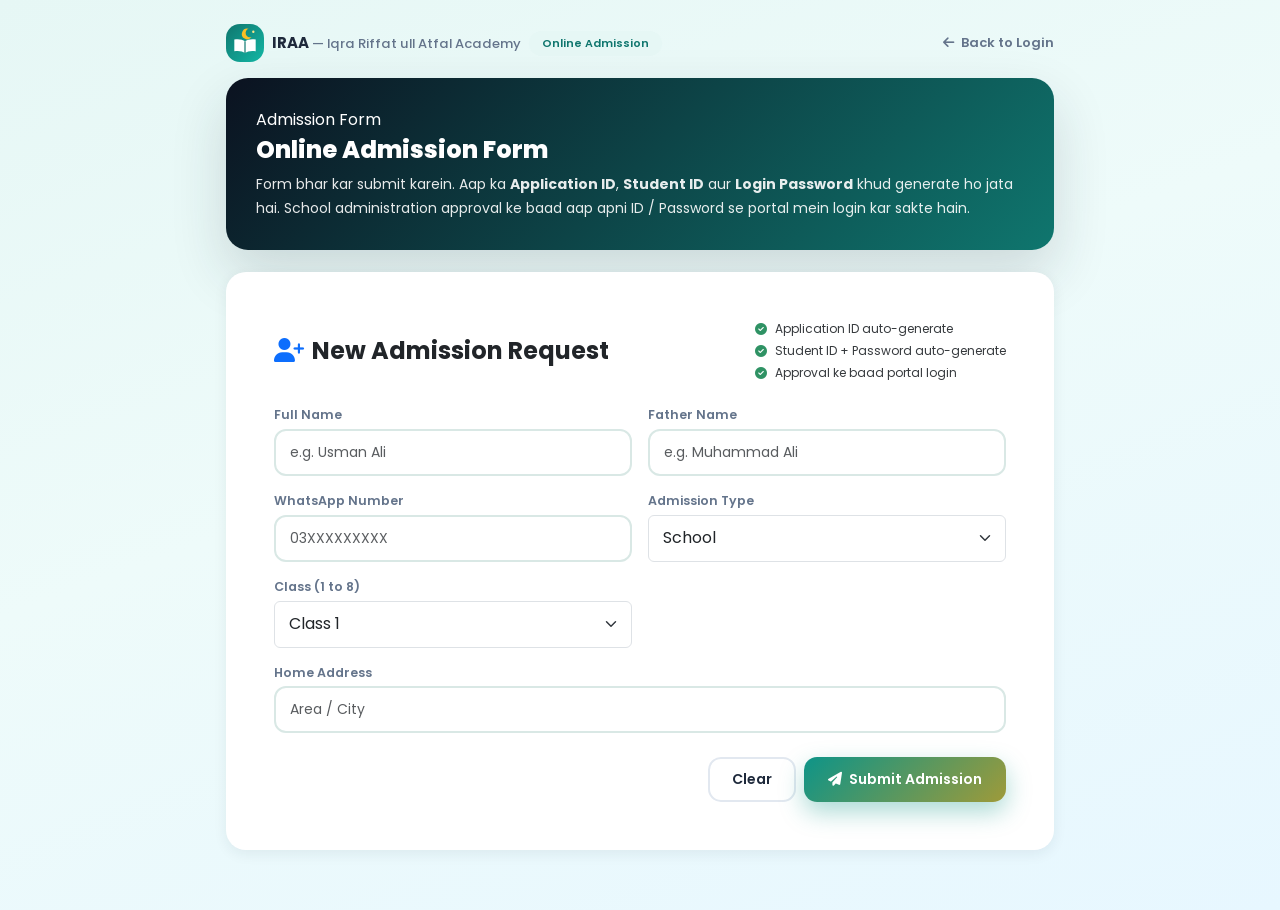
<file: admission.html>
<!DOCTYPE html>
<html lang="en">
<head>
<meta charset="UTF-8" />
<meta name="viewport" content="width=device-width, initial-scale=1.0" />
<title>IRAA — Online Admission</title>
<link rel="icon" href="assets/logo.svg" type="image/svg+xml" />
<link href="https://cdn.jsdelivr.net/npm/bootstrap@5.3.3/dist/css/bootstrap.min.css" rel="stylesheet" />
<link rel="stylesheet" href="https://cdnjs.cloudflare.com/ajax/libs/font-awesome/6.5.2/css/all.min.css" />
<link rel="stylesheet" href="assets/css/style.css" />
<style>
  body { min-height: 100vh; background: linear-gradient(160deg,#e6f7f5,#eefbfa 45%,#e7f7ff); padding: 24px 0 60px; }
  .ad-wrap { max-width: 860px; margin: 0 auto; padding: 0 16px; }
  .ad-hero { border-radius: 22px; padding: 30px; position: relative; overflow: hidden;
    background: linear-gradient(135deg,#0b1220,#0f766e,#f59e0b); background-size: 200% 200%;
    animation: gradientMove 10s ease infinite; color: #fff; box-shadow: var(--shadow-lg); margin-bottom: 22px; }
  .ad-hero h1 { font-size: 24px; font-weight: 800; }
  .ad-hero p { opacity: .9; font-size: 14px; line-height: 1.7; margin-bottom: 0; }
  .ad-card { border-radius: 20px; border: 0; box-shadow: var(--shadow-sm); }
  .ad-card .form-control { border: 2px solid #d9e8e5; border-radius: 12px; padding: 11px 14px; font-size: 14px; }
  .ad-card .form-control:focus { border-color: var(--primary); box-shadow: 0 0 0 .2rem rgba(13,148,136,.12); }
  .ad-card label { font-size: 12.5px; font-weight: 600; color: var(--text-muted); margin-bottom: 4px; display: block; }
  .tick-step { display: flex; gap: 4px; align-items: center; font-size: 12px; opacity: .9; }
  .tick-step i { margin-right: 4px; }
  .success-box { border: 2px dashed #34d399; border-radius: 18px; background: #ecfdf5; padding: 18px; animation: popIn .5s ease; }
  .cred-chip { background: #fff; border: 1px solid #d1fae5; border-radius: 12px; padding: 12px 14px; }
  .cred-chip .k { font-size: 11.5px; color: var(--text-muted); }
  .cred-chip .v { font-weight: 800; font-size: 15px; color: var(--text-dark); }
  .back-link { color: var(--text-muted); font-size: 13px; text-decoration: none; font-weight: 600; }
  .back-link:hover { color: var(--primary-dark); }
</style>
</head>
<body>

<div class="ad-wrap">

  <div class="d-flex justify-content-between align-items-center mb-3">
    <div class="d-flex align-items-center gap-2">
      <div class="brand-logo" style="width:38px;height:38px;font-size:16px;background:none;box-shadow:none;padding:0;overflow:hidden;"><img src="assets/logo.svg" alt="IRAA" style="width:100%;height:100%;display:block;"></div>
      <b style="font-size:15px;color:var(--text-dark);">IRAA <small class="d-none d-sm-inline muted" style="font-weight:500;">— Iqra Riffat ull Atfal Academy</small></b>
      <span class="badge bg-soft-primary" style="font-size:11px;color:#0f766e;">Online Admission</span>
    </div>
    <a class="back-link" href="index.html"><i class="fa-solid fa-arrow-left me-1"></i> Back to Login</a>
  </div>

  <div class="ad-hero anim-fade-up">
    <div class="section-tag text-white">Admission Form</div>
    <h1 class="mt-1">Online Admission Form</h1>
    <p>Form bhar kar submit karein. Aap ka <b>Application ID</b>, <b>Student ID</b> aur <b>Login Password</b> khud generate ho jata hai.
    School administration approval ke baad aap apni ID / Password se portal mein login kar sakte hain.</p>
  </div>

  <!-- Form -->
  <div class="card ad-card p-4 p-md-5 anim-fade-up d1" id="formCard">
    <div class="d-flex flex-wrap align-items-center justify-content-between gap-2 mb-4">
      <h4 class="fw-bold mb-0"><i class="fa-solid fa-user-plus me-2 text-primary"></i>New Admission Request</h4>
      <div class="d-flex flex-column gap-1">
        <span class="tick-step"><i class="fa-solid fa-circle-check text-success"></i> Application ID auto-generate</span>
        <span class="tick-step"><i class="fa-solid fa-circle-check text-success"></i> Student ID + Password auto-generate</span>
        <span class="tick-step"><i class="fa-solid fa-circle-check text-success"></i> Approval ke baad portal login</span>
      </div>
    </div>

    <form id="adForm" onsubmit="return submitForm(event)">
      <div class="row g-3">
        <div class="col-md-6">
          <label>Full Name</label>
          <input class="form-control" id="fName" placeholder="e.g. Usman Ali" required />
        </div>
        <div class="col-md-6">
          <label>Father Name</label>
          <input class="form-control" id="fFather" placeholder="e.g. Muhammad Ali" required />
        </div>
        <div class="col-md-6">
          <label>WhatsApp Number</label>
          <input class="form-control" id="fPhone" placeholder="03XXXXXXXXX" required />
        </div>
        <div class="col-md-6">
          <label>Admission Type</label>
          <select class="form-select" id="fStream" onchange="toggleStream()" style="padding:10.5px 14px;"><option value="school">School</option><option value="madarsa">Madarsa</option><option value="both">School + Madarsa dono</option></select>
        </div>
        <div class="col-md-6">
          <label>Class (1 to 8)</label>
          <select class="form-select" id="fClass" style="padding:10.5px 14px;"></select>
        </div>
        
        <div class="col-md-6" id="madSecBox" style="display:none;">
          <label>Madarsa Section</label>
          <select class="form-select" id="fMSec" style="padding:10.5px 14px;"><option>A</option><option>B</option><option>C</option><option>D</option></select>
        </div>
        <div class="col-12">
          <label>Home Address</label>
          <input class="form-control" id="fAddress" placeholder="Area / City" />
        </div>
      </div>

      <div class="d-flex justify-content-end gap-2 mt-4">
        <button type="reset" class="btn-ghost" style="padding:10px 22px;">Clear</button>
        <button type="submit" class="btn-grad border-0"><i class="fa-solid fa-paper-plane me-1"></i> Submit Admission</button>
      </div>
    </form>
  </div>

  <!-- Success / Credentials -->
  <div class="card ad-card p-4 p-md-5 anim-fade-up d2" id="doneCard" style="display:none;">
    <div class="success-box mb-4">
      <div class="d-flex align-items-center gap-3">
        <div class="stat-icon bg-grad-success" style="width:52px;height:52px;font-size:22px;flex-shrink:0;"><i class="fa-solid fa-check"></i></div>
        <div>
          <h5 class="fw-bold mb-1">Admission Request Submitted</h5>
          <div class="muted" style="font-size:13px;">Aap ki form school administration ke paas pahunch gayi. Approval ke baad hi records final hotay hain.</div>
        </div>
      </div>
    </div>

    <div class="d-flex flex-wrap justify-content-between align-items-center gap-2 mb-3">
      <h5 class="fw-bold mb-0"><i class="fa-solid fa-key me-2 text-primary"></i>Aap ki Auto-Generated Credentials</h5>
      <span class="badge bg-soft-warning" style="font-size:11.5px;">Yeh ID &amp; Password save rakhein</span>
    </div>

    <div class="row g-3">
      <div class="col-md-4"><div class="cred-chip">
        <div class="k">Application ID</div>
        <div class="v" id="cApp">—</div>
        <div class="muted mt-1" style="font-size:11px;">Admin ko batane ke liye</div>
      </div></div>
      <div class="col-md-4"><div class="cred-chip">
        <div class="k">Student ID (Login ID)</div>
        <div class="v" id="cSid">—</div>
        <div class="muted mt-1" style="font-size:11px;">Portal login ke liye</div>
      </div></div>
      <div class="col-md-4"><div class="cred-chip">
        <div class="k">Login Password</div>
        <div class="v" id="cPass">—</div>
        <div class="muted mt-1" style="font-size:11px;">Portal login ke liye</div>
      </div></div>
    </div>

    <div class="mt-3 p-3 rounded-3" style="background:var(--bg-soft);font-size:13px;line-height:1.8;">
      <i class="fa-solid fa-circle-info me-1 text-primary"></i>
      <b>Next step:</b> Admin is request ko <b>approve</b> karega — phir aap <b>Student ID</b> (STU-…)
      aur <b>Password</b> apne school office se le kar portal mein login kar saktay. Abhi status <b>Pending</b> hai.
    </div>

    <div class="d-flex flex-wrap justify-content-end gap-2 mt-4">
      <a class="btn-ghost text-decoration-none" href="index.html"><i class="fa-solid fa-arrow-left me-1"></i> Back to Login</a>
      <button class="btn-grad border-0" onclick="newForm()"><i class="fa-solid fa-plus me-1"></i> Another Admission</button>
    </div>
  </div>

</div>

<script src="assets/js/students.js"></script>
<script src="assets/js/school.js"></script>

<script>
  (function () {
    const sel = document.getElementById('fClass');
    for (let i = 1; i <= 8; i++) sel.insertAdjacentHTML('beforeend', '<option value="' + i + '">Class ' + i + '</option>');
  })();

  function submitForm(e) {
    e.preventDefault();
    const data = {
      name: document.getElementById('fName').value.trim(),
      fatherName: document.getElementById('fFather').value.trim(),
      phone: document.getElementById('fPhone').value.trim(),
      stream: document.getElementById('fStream').value, madarsaSection: document.getElementById('fMSec').value,
      address: document.getElementById('fAddress').value.trim(),
      cls: +document.getElementById('fClass').value,
      section: ''
    };
    if (!data.name || !data.fatherName || !data.phone) {
      alert('Name, Father aur Phone zaroori hai.');
      return false;
    }
    const ad = submitAdmission(data);
    document.getElementById('cApp').textContent = ad.appId;
    document.getElementById('cSid').textContent = ad.studentId;
    document.getElementById('cPass').textContent = ad.password;
    document.getElementById('formCard').style.display = 'none';
    const done = document.getElementById('doneCard');
    done.style.display = '';
    done.scrollIntoView({ behavior: 'smooth' });
    return false;
  }

  function toggleStream() {
    const v = document.getElementById('fStream').value;
    document.getElementById('madSecBox').style.display = v === 'school' ? 'none' : '';
  }
  function newForm() {
    document.getElementById('adForm').reset();
    document.getElementById('doneCard').style.display = 'none';
    document.getElementById('formCard').style.display = '';
    window.scrollTo({ top: 0, behavior: 'smooth' });
  }
</script>
<script src="assets/js/enhance.js"></script>
</body>
</html>
</file>
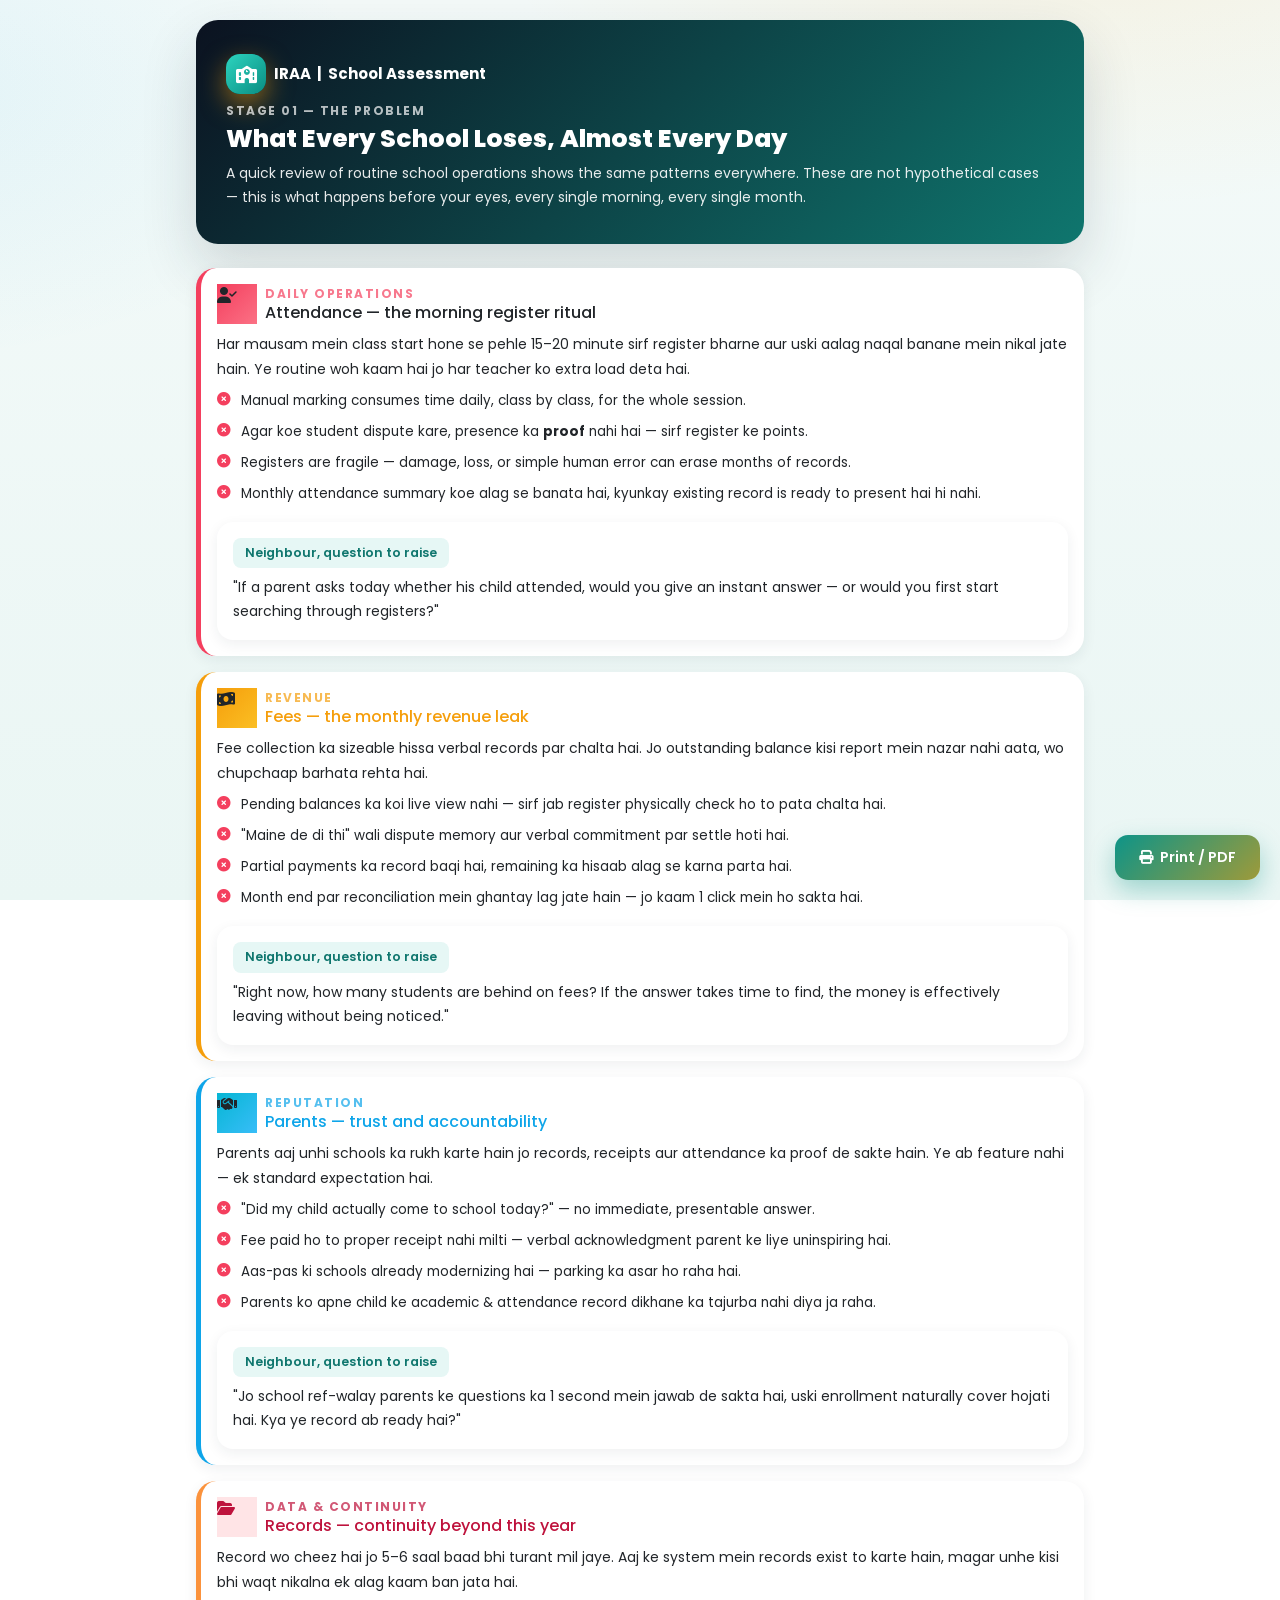
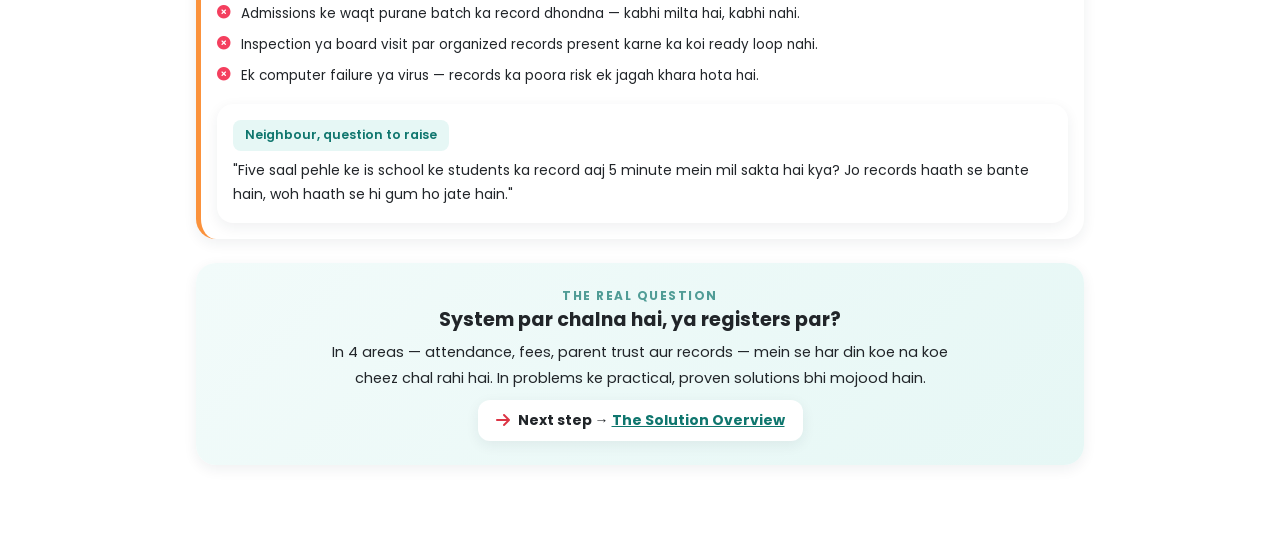
<file: problem.html>
<!DOCTYPE html>
<html lang="en">
<head>
<meta charset="UTF-8" />
<meta name="viewport" content="width=device-width, initial-scale=1.0" />
<title>Problem Assessment — School Operations</title>
<link href="https://cdn.jsdelivr.net/npm/bootstrap@5.3.3/dist/css/bootstrap.min.css" rel="stylesheet" />
<link rel="stylesheet" href="https://cdnjs.cloudflare.com/ajax/libs/font-awesome/6.5.2/css/all.min.css" />
<link rel="stylesheet" href="assets/css/style.css" />
<style>
  body { padding: 20px 0 60px; }
  .pitch-wrap { max-width: 920px; margin: 0 auto; padding: 0 16px; }
  .pitch-header { border-radius: 22px; padding: 34px 30px; position: relative; overflow: hidden;
    background: linear-gradient(135deg, #0b1220, #0f766e, #f59e0b); background-size: 200% 200%;
    animation: gradientMove 10s ease infinite; color: #fff; box-shadow: var(--shadow-lg); margin-bottom: 24px; }
  .pitch-header h1 { font-size: 25px; font-weight: 800; }
  .pitch-header p { opacity: .9; font-size: 14px; margin: 8px 0 0; line-height: 1.7; }
  .section-tag { font-size: 12px; letter-spacing: 1.5px; text-transform: uppercase; font-weight: 700; opacity: .7; }
  .pain-card { border-left: 5px solid var(--danger); }
  .ask-card { background: #fff; border-radius: 16px; box-shadow: var(--shadow-sm); }
  .ask-card .q { background: var(--bg-soft); color: var(--primary-dark); font-weight: 600;
    padding: 6px 12px; border-radius: 8px; font-size: 12.5px; display: inline-block; }
  .check-row { display: flex; gap: 10px; align-items: flex-start; font-size: 13.5px; line-height: 1.7; }
  .check-row i { color: var(--danger); margin-top: 3px; }
  .print-btn { position: fixed; bottom: 20px; right: 20px; z-index: 2000; }
  @media print { .print-btn { display: none; } body { background: #fff; } }
</style>
</head>
<body>

<div class="pitch-wrap">

  <div class="pitch-header anim-fade-up">
    <div class="d-flex align-items-center gap-2 mb-2">
      <div class="brand-logo" style="width:40px;height:40px;font-size:17px;"><i class="fa-solid fa-school"></i></div>
      <b style="font-size:15px;">IRAA &nbsp;|&nbsp; School Assessment</b>
    </div>
    <div class="section-tag">Stage 01 — The Problem</div>
    <h1 class="mt-1">What Every School Loses, Almost Every Day</h1>
    <p>A quick review of routine school operations shows the same patterns everywhere. These are not hypothetical cases —
       this is what happens before your eyes, every single morning, every single month.</p>
  </div>

  <!-- Attendance -->
  <div class="card card-soft pain-card p-3 mb-3 anim-fade-up d1">
    <div class="d-flex align-items-center gap-2 mb-2">
      <div class="stat-icon bg-grad-danger" style="width:40px;height:40px;font-size:16px;"><i class="fa-solid fa-user-check"></i></div>
      <div>
        <div class="section-tag" style="color:var(--danger);">Daily Operations</div>
        <h6 class="mb-0 fs-6">Attendance — the morning register ritual</h6>
      </div>
    </div>
    <p class="small mb-2" style="line-height:1.8;">Har mausam mein class start hone se pehle 15&ndash;20 minute sirf register
    bharne aur uski aalag naqal banane mein nikal jate hain. Ye routine woh kaam hai jo har teacher ko extra load deta hai.</p>
    <div class="d-flex flex-column gap-2 mb-3">
      <div class="check-row"><i class="fa-solid fa-circle-xmark"></i><div>Manual marking consumes time daily, class by class, for the whole session.</div></div>
      <div class="check-row"><i class="fa-solid fa-circle-xmark"></i><div>Agar koe student dispute kare, presence ka <b>proof</b> nahi hai — sirf register ke points.</div></div>
      <div class="check-row"><i class="fa-solid fa-circle-xmark"></i><div>Registers are fragile — damage, loss, or simple human error can erase months of records.</div></div>
      <div class="check-row"><i class="fa-solid fa-circle-xmark"></i><div>Monthly attendance summary koe alag se banata hai, kyunkay existing record is ready to present hai hi nahi.</div></div>
    </div>
    <div class="ask-card p-3">
      <span class="q">Neighbour, question to raise</span>
      <p class="small mt-2 mb-0" style="line-height:1.7;">
        "If a parent asks today whether his child attended, would you give an instant answer —
        or would you first start searching through registers?"</p>
    </div>
  </div>

  <!-- Fees -->
  <div class="card card-soft pain-card p-3 mb-3 anim-fade-up d2" style="border-color:var(--warning);">
    <div class="d-flex align-items-center gap-2 mb-2">
      <div class="stat-icon bg-grad-warning" style="width:40px;height:40px;font-size:16px;"><i class="fa-solid fa-money-bill-wave"></i></div>
      <div>
        <div class="section-tag" style="color:var(--warning);">Revenue</div>
        <h6 class="mb-0 fs-6" style="color:var(--warning);">Fees — the monthly revenue leak</h6>
      </div>
    </div>
    <p class="small mb-2" style="line-height:1.8;">Fee collection ka sizeable hissa verbal records par chalta hai.
    Jo outstanding balance kisi report mein nazar nahi aata, wo chupchaap barhata rehta hai.</p>
    <div class="d-flex flex-column gap-2 mb-3">
      <div class="check-row"><i class="fa-solid fa-circle-xmark"></i><div>Pending balances ka koi live view nahi — sirf jab register physically check ho to pata chalta hai.</div></div>
      <div class="check-row"><i class="fa-solid fa-circle-xmark"></i><div>"Maine de di thi" wali dispute memory aur verbal commitment par settle hoti hai.</div></div>
      <div class="check-row"><i class="fa-solid fa-circle-xmark"></i><div>Partial payments ka record baqi hai, remaining ka hisaab alag se karna parta hai.</div></div>
      <div class="check-row"><i class="fa-solid fa-circle-xmark"></i><div>Month end par reconciliation mein ghantay lag jate hain — jo kaam 1 click mein ho sakta hai.</div></div>
    </div>
    <div class="ask-card p-3">
      <span class="q">Neighbour, question to raise</span>
      <p class="small mt-2 mb-0" style="line-height:1.7;">
        "Right now, how many students are behind on fees? If the answer takes time to find,
        the money is effectively leaving without being noticed."</p>
    </div>
  </div>

  <!-- Parents -->
  <div class="card card-soft pain-card p-3 mb-3 anim-fade-up d3" style="border-color:var(--info);">
    <div class="d-flex align-items-center gap-2 mb-2">
      <div class="stat-icon bg-grad-info" style="width:40px;height:40px;font-size:16px;"><i class="fa-solid fa-handshake"></i></div>
      <div>
        <div class="section-tag" style="color:var(--info);">Reputation</div>
        <h6 class="mb-0 fs-6" style="color:var(--info);">Parents — trust and accountability</h6>
      </div>
    </div>
    <p class="small mb-2" style="line-height:1.8;">Parents aaj unhi schools ka rukh karte hain jo records, receipts aur
    attendance ka proof de sakte hain. Ye ab feature nahi — ek standard expectation hai.</p>
    <div class="d-flex flex-column gap-2 mb-3">
      <div class="check-row"><i class="fa-solid fa-circle-xmark"></i><div>"Did my child actually come to school today?" — no immediate, presentable answer.</div></div>
      <div class="check-row"><i class="fa-solid fa-circle-xmark"></i><div>Fee paid ho to proper receipt nahi milti — verbal acknowledgment parent ke liye uninspiring hai.</div></div>
      <div class="check-row"><i class="fa-solid fa-circle-xmark"></i><div>Aas-pas ki schools already modernizing hai — parking ka asar ho raha hai.</div></div>
      <div class="check-row"><i class="fa-solid fa-circle-xmark"></i><div>Parents ko apne child ke academic & attendance record dikhane ka tajurba nahi diya ja raha.</div></div>
    </div>
    <div class="ask-card p-3">
      <span class="q">Neighbour, question to raise</span>
      <p class="small mt-2 mb-0" style="line-height:1.7;">
        "Jo school ref-walay parents ke questions ka 1 second mein jawab de sakta hai,
        uski enrollment naturally cover hojati hai. Kya ye record ab ready hai?"</p>
    </div>
  </div>

  <!-- Records -->
  <div class="card card-soft pain-card p-3 mb-4 anim-fade-up d4" style="border-color:#fb923c;">
    <div class="d-flex align-items-center gap-2 mb-2">
      <div class="stat-icon" style="width:40px;height:40px;font-size:16px;background:var(--danger-light);color:#be123c;"><i class="fa-solid fa-folder-open"></i></div>
      <div>
        <div class="section-tag" style="color:#be123c;">Data & Continuity</div>
        <h6 class="mb-0 fs-6" style="color:#be123c;">Records — continuity beyond this year</h6>
      </div>
    </div>
    <p class="small mb-2" style="line-height:1.8;">Record wo cheez hai jo 5&ndash;6 saal baad bhi turant mil jaye.
    Aaj ke system mein records exist to karte hain, magar unhe kisi bhi waqt nikalna ek alag kaam ban jata hai.</p>
    <div class="d-flex flex-column gap-2 mb-3">
      <div class="check-row"><i class="fa-solid fa-circle-xmark"></i><div>Admissions ke waqt purane batch ka record dhondna — kabhi milta hai, kabhi nahi.</div></div>
      <div class="check-row"><i class="fa-solid fa-circle-xmark"></i><div>Inspection ya board visit par organized records present karne ka koi ready loop nahi.</div></div>
      <div class="check-row"><i class="fa-solid fa-circle-xmark"></i><div>Ek computer failure ya virus — records ka poora risk ek jagah khara hota hai.</div></div>
    </div>
    <div class="ask-card p-3">
      <span class="q">Neighbour, question to raise</span>
      <p class="small mt-2 mb-0" style="line-height:1.7;">
        "Five saal pehle ke is school ke students ka record aaj 5 minute mein mil sakta hai kya?
        Jo records haath se bante hain, woh haath se hi gum ho jate hain."</p>
    </div>
  </div>

  <!-- Closing hook -->
  <div class="card card-soft p-4 text-center anim-fade-up d5" style="background:linear-gradient(135deg,#f2fbfa,#e6f7f5);">
    <div class="section-tag text-center" style="color:var(--primary-dark);">The real question</div>
    <h5 class="fw-bold mb-2 mt-1" style="font-size:19px;">System par chalna hai, ya registers par?</h5>
    <p class="mb-2 mx-auto" style="font-size:14.5px;line-height:1.8;max-width:640px;">
      In 4 areas — attendance, fees, parent trust aur records — mein se har din koe na koe cheez chal rahi hai.
      In problems ke practical, proven solutions bhi mojood hain.
    </p>
    <div class="d-inline-flex align-items-center gap-2 mx-auto" style="background:#fff;border-radius:12px;padding:10px 18px;box-shadow:var(--shadow-sm);">
      <i class="fa-solid fa-arrow-right text-danger"></i>
      <b style="font-size:14px;">Next step &rarr; <a href="solution.html" style="color:var(--primary-dark);">The Solution Overview</a></b>
    </div>
  </div>

  <div class="text-center mt-4">
    <a class="btn-grad text-decoration-none print-btn" href="#" onclick="window.print();return false;">
      <i class="fa-solid fa-print me-1"></i> Print / PDF
    </a>
  </div>

</div>

<script src="https://cdn.jsdelivr.net/npm/bootstrap@5.3.3/dist/js/bootstrap.bundle.min.js"></script>
<script src="assets/js/enhance.js"></script>
</body>
</html>
</file>
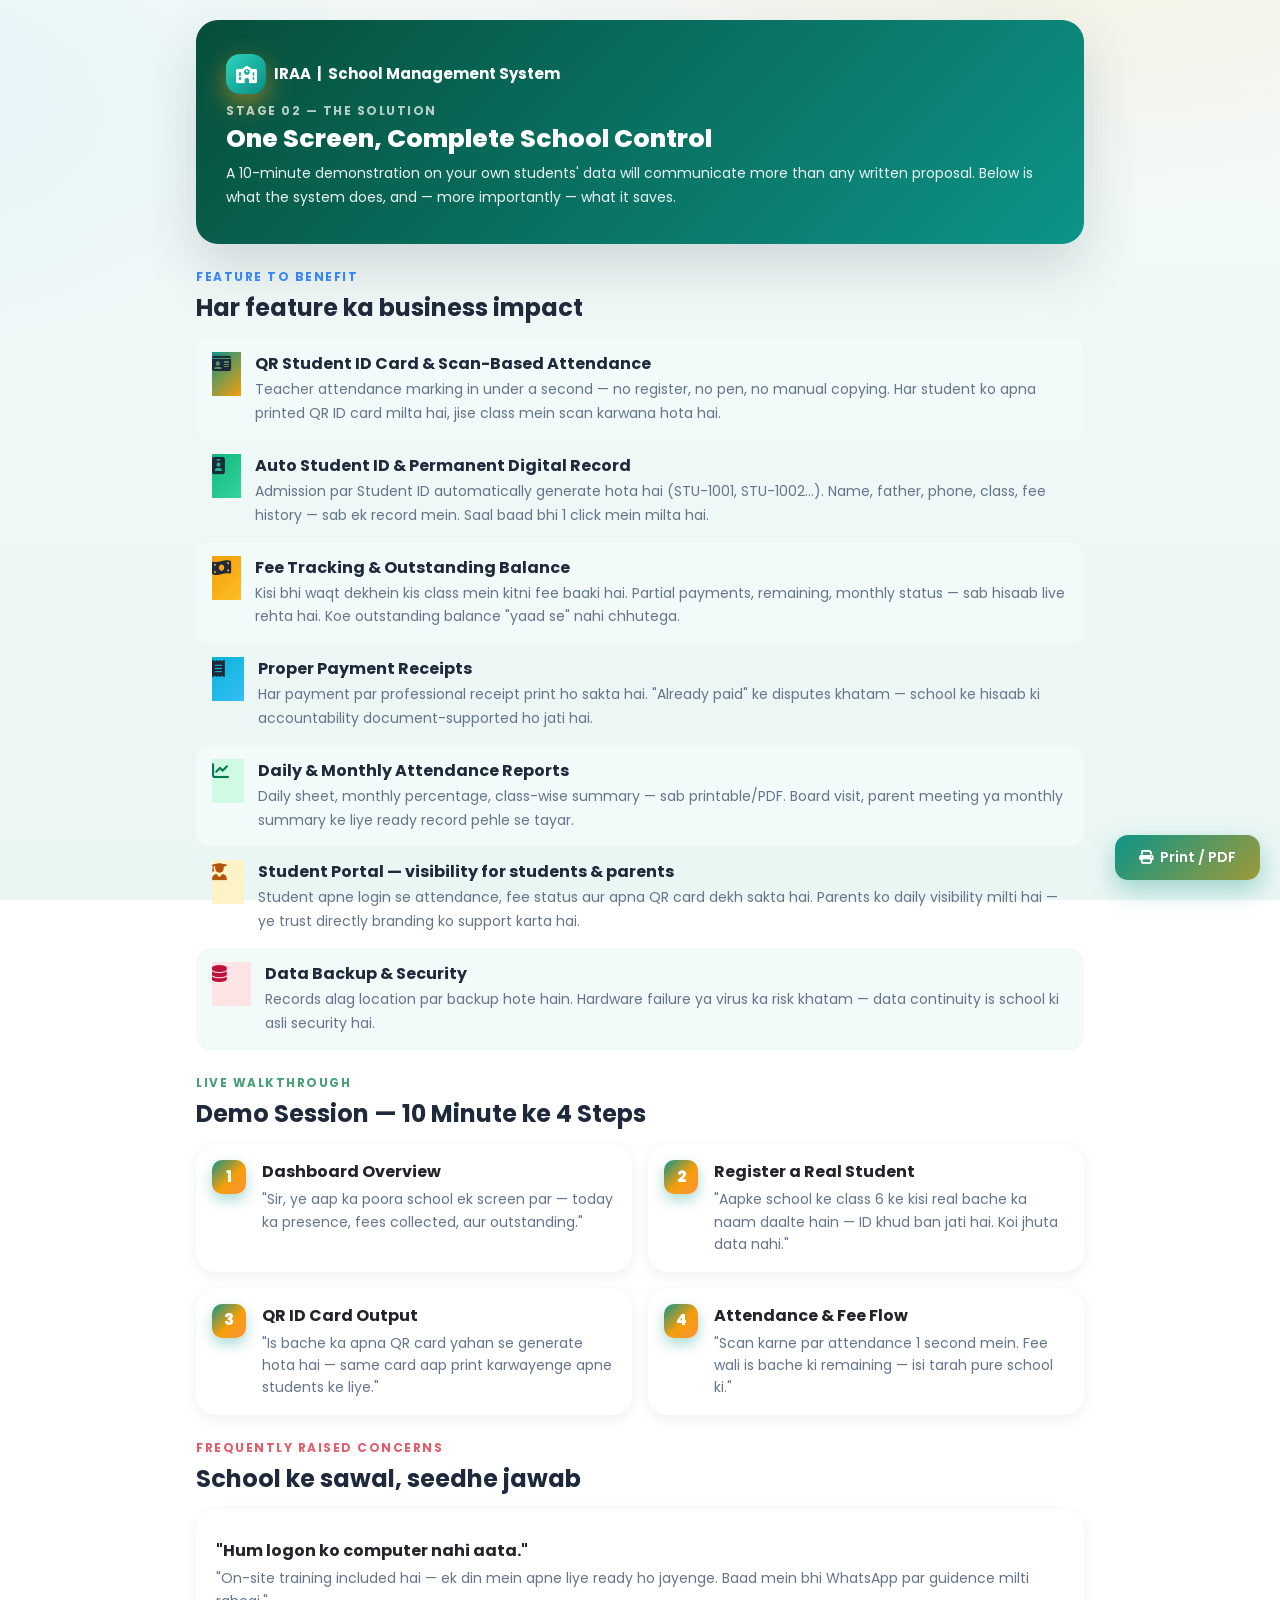
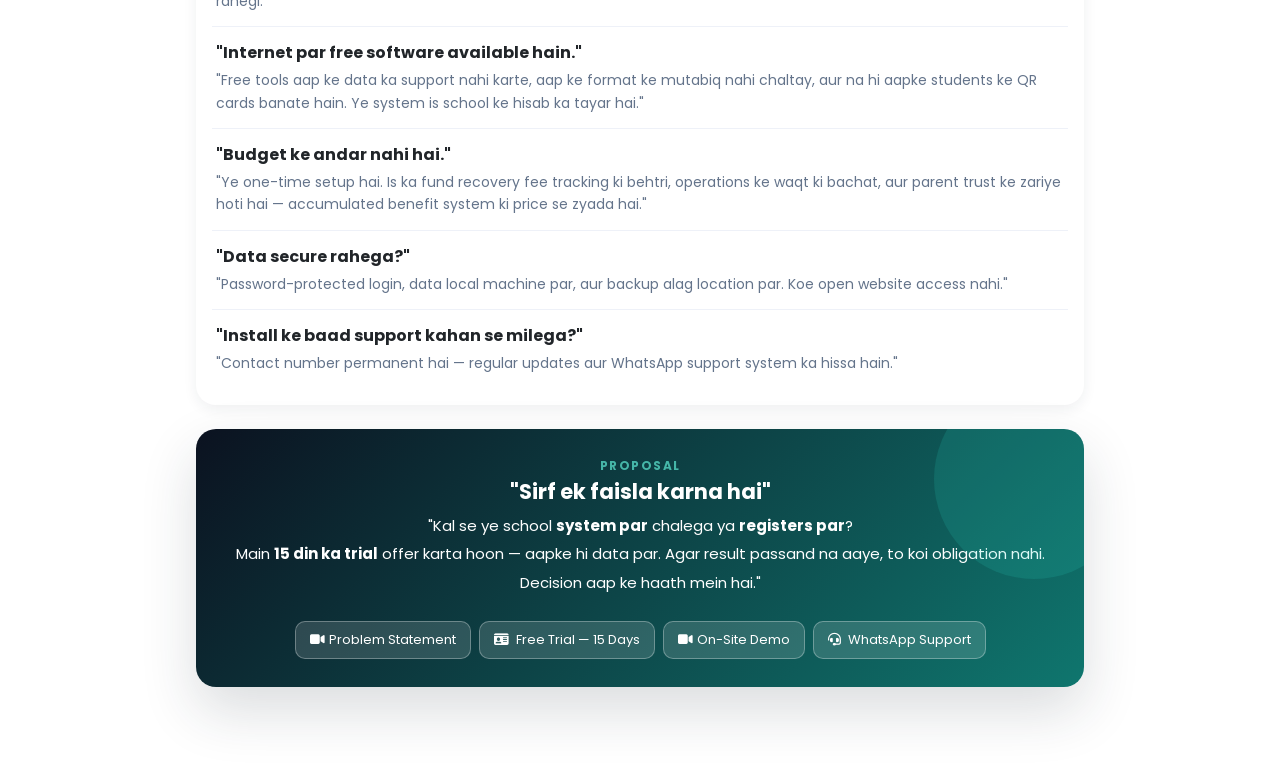
<file: solution.html>
<!DOCTYPE html>
<html lang="en">
<head>
<meta charset="UTF-8" />
<meta name="viewport" content="width=device-width, initial-scale=1.0" />
<title>Solution — IRAA School Management</title>
<link href="https://cdn.jsdelivr.net/npm/bootstrap@5.3.3/dist/css/bootstrap.min.css" rel="stylesheet" />
<link rel="stylesheet" href="https://cdnjs.cloudflare.com/ajax/libs/font-awesome/6.5.2/css/all.min.css" />
<link rel="stylesheet" href="assets/css/style.css" />
<style>
  body { padding: 20px 0 60px; }
  .pitch-wrap { max-width: 920px; margin: 0 auto; padding: 0 16px; }
  .pitch-header { border-radius: 22px; padding: 34px 30px; position: relative; overflow: hidden;
    background: linear-gradient(135deg, #064e3b, #0d9488, #0ea5e9); background-size: 200% 200%;
    animation: gradientMove 10s ease infinite; color: #fff; box-shadow: var(--shadow-lg); margin-bottom: 24px; }
  .pitch-header h1 { font-size: 25px; font-weight: 800; }
  .pitch-header p { opacity: .92; font-size: 14px; margin: 8px 0 0; line-height: 1.7; }
  .section-tag { font-size: 12px; letter-spacing: 1.5px; text-transform: uppercase; font-weight: 700; opacity: .7; }
  .benefit-table .row-strip { border-radius: 14px; padding: 14px 16px; display: flex; gap: 14px; align-items: flex-start; }
  .benefit-table .row-strip:nth-child(odd) { background: #f2fbfa; }
  .step-num { width: 34px; height: 34px; border-radius: 10px; background: var(--gradient-primary);
    color: #fff; display: grid; place-items: center; font-weight: 800; font-size: 15px; flex-shrink: 0;
    box-shadow: 0 6px 14px rgba(13,148,136,.35); }
  .obj-item { border-left: 4px solid var(--warning); }
  .obj-item b { color: #b45309; }
  .qa-row { border-bottom: 1px solid #eef1f8; padding: 14px 4px; }
  .qa-row:last-child { border-bottom: 0; }
  .closing { background: linear-gradient(135deg,#0b1220,#0f766e); color: #fff; border-radius: 20px;
    padding: 28px; box-shadow: var(--shadow-lg); position: relative; overflow: hidden; }
  .closing::after { content:''; position:absolute; width:200px; height:200px; border-radius:50%;
    background: rgba(45,212,191,.15); right:-50px; top:-50px; }
  .print-btn { position: fixed; bottom: 20px; right: 20px; z-index: 2000; }
  @media print { .print-btn { display: none; } body { background: #fff; } }
</style>
</head>
<body>

<div class="pitch-wrap">

  <div class="pitch-header anim-fade-up">
    <div class="d-flex align-items-center gap-2 mb-2">
      <div class="brand-logo" style="width:40px;height:40px;font-size:17px;"><i class="fa-solid fa-school"></i></div>
      <b style="font-size:15px;">IRAA &nbsp;|&nbsp; School Management System</b>
    </div>
    <div class="section-tag">Stage 02 — The Solution</div>
    <h1 class="mt-1">One Screen, Complete School Control</h1>
    <p>A 10-minute demonstration on your own students' data will communicate more than any written proposal.
       Below is what the system does, and — more importantly — what it saves.</p>
  </div>

  <!-- Feature -> Benefit -->
  <div class="section-tag mb-2 text-primary" style="opacity:.8;">Feature to Benefit</div>
  <h4 class="fw-bold mb-3 anim-fade-up">Har feature ka business impact</h4>

  <div class="benefit-table mb-4">
    <div class="row-strip anim-fade-up d1">
      <div class="stat-icon bg-grad-primary" style="width:44px;height:44px;font-size:17px;"><i class="fa-solid fa-id-card"></i></div>
      <div>
        <b>QR Student ID Card &amp; Scan-Based Attendance</b>
        <div class="small muted" style="line-height:1.7;margin-top:2px;">
          Teacher attendance marking in under a second — no register, no pen, no manual copying.
          Har student ko apna printed QR ID card milta hai, jise class mein scan karwana hota hai.</div>
      </div>
    </div>
    <div class="row-strip anim-fade-up d1">
      <div class="stat-icon bg-grad-success" style="width:44px;height:44px;font-size:17px;"><i class="fa-solid fa-id-badge"></i></div>
      <div>
        <b>Auto Student ID &amp; Permanent Digital Record</b>
        <div class="small muted" style="line-height:1.7;margin-top:2px;">
          Admission par Student ID automatically generate hota hai (STU-1001, STU-1002...).
          Name, father, phone, class, fee history — sab ek record mein. Saal baad bhi 1 click mein milta hai.</div>
      </div>
    </div>
    <div class="row-strip anim-fade-up d2">
      <div class="stat-icon bg-grad-warning" style="width:44px;height:44px;font-size:17px;"><i class="fa-solid fa-money-bill-wave"></i></div>
      <div>
        <b>Fee Tracking &amp; Outstanding Balance</b>
        <div class="small muted" style="line-height:1.7;margin-top:2px;">
          Kisi bhi waqt dekhein kis class mein kitni fee baaki hai. Partial payments, remaining, monthly status —
          sab hisaab live rehta hai. Koe outstanding balance "yaad se" nahi chhutega.</div>
      </div>
    </div>
    <div class="row-strip anim-fade-up d2">
      <div class="stat-icon bg-grad-info" style="width:44px;height:44px;font-size:17px;"><i class="fa-solid fa-receipt"></i></div>
      <div>
        <b>Proper Payment Receipts</b>
        <div class="small muted" style="line-height:1.7;margin-top:2px;">
          Har payment par professional receipt print ho sakta hai. "Already paid" ke disputes khatam —
          school ke hisaab ki accountability document-supported ho jati hai.</div>
      </div>
    </div>
    <div class="row-strip anim-fade-up d3">
      <div class="stat-icon" style="width:44px;height:44px;font-size:17px;background:var(--success-light);color:#047857;"><i class="fa-solid fa-chart-line"></i></div>
      <div>
        <b>Daily &amp; Monthly Attendance Reports</b>
        <div class="small muted" style="line-height:1.7;margin-top:2px;">
          Daily sheet, monthly percentage, class-wise summary — sab printable/PDF.
          Board visit, parent meeting ya monthly summary ke liye ready record pehle se tayar.</div>
      </div>
    </div>
    <div class="row-strip anim-fade-up d3">
      <div class="stat-icon" style="width:44px;height:44px;font-size:17px;background:var(--warning-light);color:#b45309;"><i class="fa-solid fa-user-graduate"></i></div>
      <div>
        <b>Student Portal — visibility for students &amp; parents</b>
        <div class="small muted" style="line-height:1.7;margin-top:2px;">
          Student apne login se attendance, fee status aur apna QR card dekh sakta hai.
          Parents ko daily visibility milti hai — ye trust directly branding ko support karta hai.</div>
      </div>
    </div>
    <div class="row-strip anim-fade-up d4">
      <div class="stat-icon" style="width:44px;height:44px;font-size:17px;background:var(--danger-light);color:#be123c;"><i class="fa-solid fa-database"></i></div>
      <div>
        <b>Data Backup &amp; Security</b>
        <div class="small muted" style="line-height:1.7;margin-top:2px;">
          Records alag location par backup hote hain. Hardware failure ya virus ka risk khatam —
          data continuity is school ki asli security hai.</div>
      </div>
    </div>
  </div>

  <!-- Demo flow -->
  <div class="section-tag mb-2 text-success" style="opacity:.8;">Live Walkthrough</div>
  <h4 class="fw-bold mb-3 anim-fade-up">Demo Session — 10 Minute ke 4 Steps</h4>
  <div class="row g-3 mb-4">
    <div class="col-md-6 anim-fade-up d1">
      <div class="card card-soft p-3 d-flex flex-row gap-3 h-100">
        <div class="step-num">1</div>
        <div><b>Dashboard Overview</b>
          <div class="small muted mt-1" style="line-height:1.6;">"Sir, ye aap ka poora school ek screen par — today ka presence, fees collected, aur outstanding."</div></div>
      </div>
    </div>
    <div class="col-md-6 anim-fade-up d2">
      <div class="card card-soft p-3 d-flex flex-row gap-3 h-100">
        <div class="step-num">2</div>
        <div><b>Register a Real Student</b>
          <div class="small muted mt-1" style="line-height:1.6;">"Aapke school ke class 6 ke kisi real bache ka naam daalte hain — ID khud ban jati hai. Koi jhuta data nahi."</div></div>
      </div>
    </div>
    <div class="col-md-6 anim-fade-up d3">
      <div class="card card-soft p-3 d-flex flex-row gap-3 h-100">
        <div class="step-num">3</div>
        <div><b>QR ID Card Output</b>
          <div class="small muted mt-1" style="line-height:1.6;">"Is bache ka apna QR card yahan se generate hota hai — same card aap print karwayenge apne students ke liye."</div></div>
      </div>
    </div>
    <div class="col-md-6 anim-fade-up d4">
      <div class="card card-soft p-3 d-flex flex-row gap-3 h-100">
        <div class="step-num">4</div>
        <div><b>Attendance &amp; Fee Flow</b>
          <div class="small muted mt-1" style="line-height:1.6;">"Scan karne par attendance 1 second mein. Fee wali is bache ki remaining — isi tarah pure school ki."</div></div>
      </div>
    </div>
  </div>

  <!-- Q&A / Objections -->
  <div class="section-tag mb-2 text-danger" style="opacity:.8;">Frequently Raised Concerns</div>
  <h4 class="fw-bold mb-3 anim-fade-up">School ke sawal, seedhe jawab</h4>
  <div class="card card-soft p-3 mb-4 anim-fade-up d2">
    <div class="qa-row">
      <b>"Hum logon ko computer nahi aata."</b>
      <div class="small muted mt-1" style="line-height:1.6;">"On-site training included hai — ek din mein apne liye ready ho jayenge. Baad mein bhi WhatsApp par guidence milti rahegi."</div>
    </div>
    <div class="qa-row">
      <b>"Internet par free software available hain."</b>
      <div class="small muted mt-1" style="line-height:1.6;">"Free tools aap ke data ka support nahi karte, aap ke format ke mutabiq nahi chaltay, aur na hi aapke students ke QR cards banate hain. Ye system is school ke hisab ka tayar hai."</div>
    </div>
    <div class="qa-row">
      <b>"Budget ke andar nahi hai."</b>
      <div class="small muted mt-1" style="line-height:1.6;">"Ye one-time setup hai. Is ka fund recovery fee tracking ki behtri, operations ke waqt ki bachat, aur parent trust ke zariye hoti hai — accumulated benefit system ki price se zyada hai."</div>
    </div>
    <div class="qa-row">
      <b>"Data secure rahega?"</b>
      <div class="small muted mt-1" style="line-height:1.6;">"Password-protected login, data local machine par, aur backup alag location par. Koe open website access nahi."</div>
    </div>
    <div class="qa-row">
      <b>"Install ke baad support kahan se milega?"</b>
      <div class="small muted mt-1" style="line-height:1.6;">"Contact number permanent hai — regular updates aur WhatsApp support system ka hissa hain."</div>
    </div>
  </div>

  <!-- Closing -->
  <div class="closing text-center anim-fade-up d3">
    <div class="section-tag mt-0" style="color:#5eead4;">Proposal</div>
    <h4 class="fw-bold mb-2 mt-1" style="font-size:21px;">"Sirf ek faisla karna hai"</h4>
    <p style="font-size:15px;line-height:1.9;">
      "Kal se ye school <b>system par</b> chalega ya <b>registers par</b>?<br />
      Main <b>15 din ka trial</b> offer karta hoon — aapke hi data par. Agar result passand na aaye,
      to koi obligation nahi. Decision aap ke haath mein hai."
    </p>
    <div class="d-inline-flex gap-2 flex-wrap justify-content-center mt-2">
      <span style="background:rgba(255,255,255,.14);border:1px solid rgba(255,255,255,.3);border-radius:10px;padding:8px 14px;font-size:13px;"><i class="fa-solid fa-video me-1"></i><a href="./problem.html" target="_blank" class="text-white text-decoration-none">Problem Statement</a></span>
      <span style="background:rgba(255,255,255,.14);border:1px solid rgba(255,255,255,.3);border-radius:10px;padding:8px 14px;font-size:13px;"><i class="fa-solid fa-id-card me-1"></i> Free Trial — 15 Days</span>
      <span style="background:rgba(255,255,255,.14);border:1px solid rgba(255,255,255,.3);border-radius:10px;padding:8px 14px;font-size:13px;"><i class="fa-solid fa-video me-1"></i><a href="./index.html" target="_blank" class="text-white text-decoration-none">On-Site Demo</a></span>
      <span style="background:rgba(255,255,255,.14);border:1px solid rgba(255,255,255,.3);border-radius:10px;padding:8px 14px;font-size:13px;"><i class="fa-solid fa-headset me-1"></i> WhatsApp Support</span>
    </div>
  </div>

  <div class="text-center mt-4">
    <a class="btn-grad text-decoration-none print-btn" href="#" onclick="window.print();return false;">
      <i class="fa-solid fa-print me-1"></i> Print / PDF
    </a>
  </div>

</div>

<script src="https://cdn.jsdelivr.net/npm/bootstrap@5.3.3/dist/js/bootstrap.bundle.min.js"></script>
<script src="assets/js/enhance.js"></script>
</body>
</html>
</file>
<file: assets/css/style.css>
@import url('https://fonts.googleapis.com/css2?family=Poppins:wght@300;400;500;600;700;800&display=swap');

:root {
  --primary: #0d9488;
  --primary-dark: #0f766e;
  --primary-deep: #115e59;
  --violet: #f59e0b;
  --fuchsia: #fb923c;
  --cyan: #06b6d4;
  --sidebar-bg-1: #0b1220;
  --sidebar-bg-2: #134e4a;
  --success: #10b981;
  --success-light: #d1fae5;
  --danger: #f43f5e;
  --danger-light: #ffe4e6;
  --warning: #f59e0b;
  --warning-light: #fef3c7;
  --info: #0ea5e9;
  --info-light: #e0f2fe;
  --text-dark: #1e293b;
  --text-muted: #64748b;
  --bg-soft: #e6f7f5;
  --shadow-xs: 0 2px 8px rgba(30, 41, 59, .05);
  --shadow-sm: 0 4px 14px rgba(30, 41, 59, .07);
  --shadow-md: 0 12px 34px rgba(30, 41, 59, .10);
  --shadow-lg: 0 24px 55px rgba(30, 41, 59, .16);
  --gradient-primary: linear-gradient(135deg, #0d9488 0%, #f59e0b 55%, #fb923c 100%);
  --gradient-success: linear-gradient(135deg, #10b981 0%, #34d399 100%);
  --gradient-danger: linear-gradient(135deg, #f43f5e 0%, #fb7185 100%);
  --gradient-warning: linear-gradient(135deg, #f59e0b 0%, #fbbf24 100%);
  --gradient-info: linear-gradient(135deg, #06b6d4 0%, #38bdf8 100%);
  --gradient-cool: linear-gradient(135deg, #2dd4bf 0%, #0d9488 50%, #fb923c 100%);
  --ring: 0 0 0 4px rgba(13,148,136, .14);
}

* { margin: 0; padding: 0; box-sizing: border-box; }

body {
  font-family: 'Poppins', sans-serif;
  background:
    radial-gradient(1000px 500px at 85% -10%, rgba(245,158,11, .10), transparent 60%),
    radial-gradient(900px 500px at -10% 10%, rgba(14,165,233, .08), transparent 55%),
    linear-gradient(180deg, #f4faf9 0%, #eaf6f4 100%);
  background-attachment: fixed;
  color: var(--text-dark);
  overflow-x: hidden;
}

/* ============ SCROLLBAR ============ */
::-webkit-scrollbar { width: 9px; height: 9px; }
::-webkit-scrollbar-track { background: #eaf6f4; }
::-webkit-scrollbar-thumb { background: linear-gradient(180deg, #5eead4, #f59e0b); border-radius: 10px; border: 2px solid #eaf6f4; }
::-webkit-scrollbar-thumb:hover { background: linear-gradient(180deg, #0d9488, #f59e0b); }

/* ============ ANIMATIONS ============ */
@keyframes fadeInUp { from { opacity: 0; transform: translateY(28px); } to { opacity: 1; transform: translateY(0); } }
@keyframes fadeIn { from { opacity: 0; } to { opacity: 1; } }
@keyframes floaty { 0%, 100% { transform: translateY(0); } 50% { transform: translateY(-16px); } }
@keyframes floaty2 { 0%, 100% { transform: translateY(0) rotate(0); } 50% { transform: translateY(-22px) rotate(4deg); } }
@keyframes pulse-ring { 0% { box-shadow: 0 0 0 0 rgba(245,158,11, .5); } 70% { box-shadow: 0 0 0 18px rgba(245,158,11, 0); } 100% { box-shadow: 0 0 0 0 rgba(245,158,11, 0); } }
@keyframes gradientMove { 0% { background-position: 0% 50%; } 50% { background-position: 100% 50%; } 100% { background-position: 0% 50%; } }
@keyframes scanline { 0% { top: 0; } 50% { top: calc(100% - 6px); } 100% { top: 0; } }
@keyframes spinSlow { to { transform: rotate(360deg); } }
@keyframes popIn { 0% { opacity: 0; transform: scale(.82); } 70% { transform: scale(1.03); } 100% { opacity: 1; transform: scale(1); } }
@keyframes blink { 0%, 100% { opacity: 1; } 50% { opacity: .35; } }
@keyframes progressBar { from { width: 0; } }
@keyframes shine { to { left: 130%; } }
@keyframes drawGlow { to { opacity: .35; transform: scale(1.15); } }
@keyframes barGlow { 0%,100% { box-shadow: 0 0 8px rgba(13,148,136,.4); } 50% { box-shadow: 0 0 20px rgba(245,158,11,.7); } }

.anim-fade-up { animation: fadeInUp .7s ease both; }
.anim-fade-in { animation: fadeIn .8s ease both; }
.anim-pop { animation: popIn .5s ease both; }
.floaty { animation: floaty 5s ease-in-out infinite; }
.floaty2 { animation: floaty2 7s ease-in-out infinite; }
.d1 { animation-delay: .1s; } .d2 { animation-delay: .2s; } .d3 { animation-delay: .3s; }
.d4 { animation-delay: .4s; } .d5 { animation-delay: .5s; } .d6 { animation-delay: .6s; }
.d7 { animation-delay: .7s; } .d8 { animation-delay: .8s; }

.view { display: none; }
.view.active { display: block; animation: fadeIn .5s ease; }

.grad-text {
  background: var(--gradient-cool);
  -webkit-background-clip: text; background-clip: text; color: transparent;
}

/* ============ LOGIN PAGE ============ */
.login-wrap {
  min-height: 100vh;
  display: flex; align-items: center; justify-content: center;
  position: relative;
  background: linear-gradient(135deg, #071019 0%, #0f3d38 42%, #0f766e 100%);
  background-size: 250% 250%;
  animation: gradientMove 14s ease infinite;
  overflow: hidden; padding: 20px;
}
.blob { position: absolute; border-radius: 50%; filter: blur(80px); opacity: .38; }
.blob-1 { width: 460px; height: 460px; background: #f59e0b; top: -130px; left: -100px; animation: floaty 9s ease-in-out infinite; }
.blob-2 { width: 420px; height: 420px; background: #06b6d4; bottom: -140px; right: -90px; animation: floaty2 11s ease-in-out infinite; }
.blob-3 { width: 300px; height: 300px; background: #fb923c; top: 30%; right: 12%; opacity: .22; animation: floaty 13s ease-in-out infinite; }
.grid-overlay { position: absolute; inset: 0; opacity: .6;
  background-image: linear-gradient(rgba(255,255,255,.04) 1px, transparent 1px),
                    linear-gradient(90deg, rgba(255,255,255,.04) 1px, transparent 1px);
  background-size: 46px 46px;
}

.login-card {
  width: 100%; max-width: 1000px;
  display: grid; grid-template-columns: 1.1fr 1fr;
  background: rgba(255,255,255,.08);
  border: 1px solid rgba(255,255,255,.2);
  backdrop-filter: blur(24px); -webkit-backdrop-filter: blur(24px);
  border-radius: 28px; overflow: hidden; position: relative; z-index: 2;
  box-shadow: 0 40px 80px rgba(0,0,0,.35);
  animation: fadeInUp .8s ease both;
}
.login-card::before { content:''; position:absolute; inset:0; border-radius:28px; padding:1px;
  background: linear-gradient(135deg, rgba(245,158,11,.6), transparent 40%, rgba(45,212,191,.4));
  -webkit-mask: linear-gradient(#fff 0 0) content-box, linear-gradient(#fff 0 0);
  -webkit-mask-composite: xor; mask-composite: exclude; pointer-events:none; }

.login-brand { padding: 52px 44px; color: #fff;
  background: linear-gradient(160deg, rgba(255,255,255,.09), rgba(255,255,255,.02));
  display: flex; flex-direction: column; gap: 20px; }
.brand-badge { display: inline-flex; align-items: center; gap: 12px; font-weight: 600; font-size: 20px; }
.brand-logo { width: 46px; height: 46px; border-radius: 14px;
  background: var(--gradient-cool); background-size: 180% 180%;
  display: grid; place-items: center; font-size: 20px; color: #fff;
  box-shadow: 0 10px 26px rgba(245,158,11,.55);
  animation: pulse-ring 3.5s infinite, gradientMove 5s ease infinite; }
.login-brand h1 { font-size: 30px; font-weight: 700; line-height: 1.3; }
.login-brand h1 span { background: linear-gradient(90deg,#5eead4,#fde68a,#5eead4); background-size:200% 200%;
  -webkit-background-clip: text; background-clip: text; color: transparent; animation: gradientMove 6s ease infinite; }
.login-brand .features-list { list-style: none; display: flex; flex-direction: column; gap: 14px; margin-top: 10px; }
.login-brand .features-list li { display: flex; align-items: center; gap: 12px; font-size: 14px; opacity: .93; }
.login-brand .features-list i { width: 32px; height: 32px; border-radius: 10px; flex-shrink: 0;
  background: linear-gradient(135deg, rgba(245,158,11,.5), rgba(45,212,191,.4));
  display: grid; place-items: center; font-size: 13px; }
.login-brand .qr-preview { margin-top: 16px; display: flex; align-items: center; gap: 16px;
  background: rgba(255,255,255,.09); border: 1px dashed rgba(255,255,255,.28);
  border-radius: 16px; padding: 14px 16px; }
.login-brand .qr-preview .mini-qr { width: 58px; height: 58px; border-radius: 12px; background: #fff;
  display: grid; place-items: center; font-size: 26px; color: var(--primary-deep);
  box-shadow: 0 8px 20px rgba(0,0,0,.2); }
.login-brand .stat-mini { font-size: 13px; }
.login-brand .stat-mini b { font-size: 18px; display: block; }

.login-form { background: #ffffff; padding: 48px 44px; position: relative; }
.login-form h3 { color: var(--text-dark); }
.form-ctrl { width: 100%; border: 2px solid #d9e8e5; border-radius: 13px;
  padding: 13px 15px 13px 47px; font-size: 14px; font-family: inherit;
  transition: .3s; background: #f2fbfa; color: var(--text-dark); }
.form-ctrl:focus { outline: none; border-color: var(--primary); background: #fff;
  box-shadow: 0 0 0 4px rgba(13,148,136,.13), 0 6px 18px rgba(13,148,136,.08); }
.field { position: relative; margin-bottom: 16px; }
.field i.fa-solid { position: absolute; left: 17px; top: 50%; transform: translateY(-50%); color: var(--text-muted); font-size: 15px; }
.field:focus-within i.fa-solid { color: var(--primary); }
.field .toggle-eye { position: absolute; right: 15px; top: 50%; transform: translateY(-50%); border: 0; background: none; color: var(--text-muted); cursor: pointer; }
.btn-primary-grad { width: 100%; border: 0; border-radius: 14px; padding: 15px; position: relative; overflow: hidden;
  background: linear-gradient(135deg, #0d9488, #f59e0b, #fb923c); background-size: 200% 200%;
  color: #fff; font-weight: 600; font-size: 15px; cursor: pointer;
  transition: .35s; box-shadow: 0 14px 30px rgba(245,158,11,.42);
  animation: gradientMove 6s ease infinite; }
.btn-primary-grad:hover { transform: translateY(-3px) scale(1.01); box-shadow: 0 20px 40px rgba(245,158,11,.5); }
.btn-primary-grad:active { transform: translateY(0); }
.demo-hint { margin-top: 20px; padding: 13px; background: var(--info-light); border-radius: 12px; font-size: 12.5px; color: #0369a1; text-align: center; }
.demo-hint code { background: #fff; padding: 2px 7px; border-radius: 6px; border: 1px solid #bae6fd; }

.role-switch { display: grid; grid-template-columns: 1fr 1fr 1fr;
  background: #e6f7f5; border-radius: 15px; padding: 5px; gap: 5px; margin: 22px 0; }
.role-switch button { border: 0; background: transparent; padding: 12px 6px; border-radius: 11px;
  font-weight: 600; font-size: 13px; color: var(--text-muted); transition: .3s; }
.role-switch button.active { background: linear-gradient(135deg,#0d9488,#f59e0b); color: #fff; box-shadow: 0 8px 20px rgba(13,148,136,.4); }

/* ============ APP SHELL ============ */
.app-shell { display: flex; min-height: 100vh; }

/* Sidebar */
.sidebar {
  width: 272px; flex-shrink: 0; position: fixed; inset: 0 auto 0 0; z-index: 1040;
  background: linear-gradient(185deg, #0b1220 0%, #0f2b28 55%, #115e59 100%);
  color: #ccfbf1; display: flex; flex-direction: column;
  transition: transform .35s ease;
  box-shadow: 8px 0 34px rgba(6,20,18,.28);
  border-right: 1px solid rgba(255,255,255,.06);
}
.sidebar::after { content:''; position:absolute; inset:0; pointer-events:none;
  background:
    radial-gradient(300px 200px at 100% 0%, rgba(245,158,11,.28), transparent 70%),
    radial-gradient(260px 220px at 0% 100%, rgba(14,165,233,.14), transparent 70%); }
.side-head { display: flex; align-items: center; gap: 12px; padding: 22px 22px 18px;
  border-bottom: 1px solid rgba(255,255,255,.09); position: relative; z-index: 1; }
.side-head .brand-logo { animation: pulse-ring 3.2s infinite; }
.side-head .brand-name { color: #fff; font-weight: 700; font-size: 17px; line-height: 1.2;
  background: linear-gradient(90deg,#fff,#99f6e4); -webkit-background-clip:text; background-clip:text; color:transparent; }
.side-head .brand-sub { font-size: 11px; opacity: .65; }

.side-nav { flex: 1; padding: 14px 14px; overflow-y: auto; position: relative; z-index: 1; }
.nav-section-title { font-size: 10.5px; text-transform: uppercase; letter-spacing: 1.8px; opacity: .4; padding: 16px 14px 8px; }
.nav-link-item {
  display: flex; align-items: center; gap: 13px;
  padding: 12px 14px; margin-bottom: 4px; border-radius: 12px;
  color: #ccfbf1; text-decoration: none; font-size: 14px; font-weight: 500;
  transition: .3s; position: relative; cursor: pointer; overflow: hidden;
}
.nav-link-item i { width: 20px; text-align: center; font-size: 15px; }
.nav-link-item:hover { background: rgba(255,255,255,.1); color: #fff; transform: translateX(4px); }
.nav-link-item.active { background: linear-gradient(135deg, rgba(13,148,136,.95), rgba(245,158,11,.95));
  color: #fff; box-shadow: 0 10px 24px rgba(13,148,136,.5); }
.nav-link-item.active::before { content: ''; position: absolute; left: -14px; top: 50%; transform: translateY(-50%);
  width: 5px; height: 28px; border-radius: 0 6px 6px 0; background: #fff; box-shadow: 0 0 12px rgba(255,255,255,.8); }
.nav-link-item.active::after { content:''; position:absolute; right:-30px; top:-30px; width:70px; height:70px; border-radius:50%;
  background: rgba(255,255,255,.12); }
.nav-badge { margin-left: auto; font-size: 10.5px; background: linear-gradient(135deg,#f43f5e,#fb7185); color: #fff; padding: 3px 9px; border-radius: 20px; box-shadow: 0 4px 10px rgba(244,63,94,.4); z-index:1; }
.nav-badge-pulse { animation: pulseBadge 1.4s ease infinite; }
@keyframes pulseBadge { 0%,100% { transform: scale(1); } 50% { transform: scale(1.15); } }

.form-label-sm { font-size: 12px; font-weight: 600; color: var(--text-muted); display: block; margin-bottom: 4px; }
.chip-btn { border: 2px solid #d9e8e5; background: #fff; border-radius: 30px; padding: 6px 14px;
  font-size: 12.5px; font-weight: 600; cursor: pointer; transition: .3s; color: var(--text-muted); }
.chip-btn:hover { border-color: var(--primary); transform: translateY(-1px); }
.chip-btn.active { background: linear-gradient(135deg,#10b981,#14b8a6); color: #fff; border-color: transparent;
  box-shadow: 0 6px 14px rgba(16,185,129,.35); }
.obj-badge { font-size: 11px; font-weight: 700; padding: 4px 10px; border-radius: 20px; }
.obj-badge.week { background: var(--primary-light); color: var(--primary-dark); }
.obj-badge.month { background: var(--warning-light); color: var(--warning-dark, #b45309); }

.side-foot { padding: 16px 20px; border-top: 1px solid rgba(255,255,255,.09); position: relative; z-index: 1; }
.side-foot .backup-chip { display: flex; align-items: center; gap: 10px; font-size: 11.5px;
  background: rgba(16,185,129,.13); border: 1px solid rgba(16,185,129,.35); color: #a7f3d0;
  padding: 11px 13px; border-radius: 13px; }
.backup-chip i { animation: spinSlow 6s linear infinite; }
.side-nav::-webkit-scrollbar { width: 5px; }
.side-nav::-webkit-scrollbar-thumb { background: rgba(255,255,255,.2); border: 0; }

/* Main */
.main-area { flex: 1; margin-left: 272px; display: flex; flex-direction: column; min-width: 0; }
.topbar { position: sticky; top: 0; z-index: 1030;
  background: rgba(255,255,255,.8); backdrop-filter: blur(16px); -webkit-backdrop-filter: blur(16px);
  border-bottom: 1px solid #e7f2f0;
  padding: 14px 28px; display: flex; align-items: center; gap: 18px; }
.topbar::before { content:''; position:absolute; bottom:-1px; left:0; right:0; height:2px;
  background: linear-gradient(90deg, transparent, #0d9488, #f59e0b, #2dd4bf, transparent); opacity:.8; }
.topbar .page-title h2 { font-size: 19px; font-weight: 700; margin: 0; }
.topbar .page-title small { color: var(--text-muted); font-size: 12.5px; }
.topbar-actions { margin-left: auto; display: flex; align-items: center; gap: 14px; }
.search-pill { display: flex; align-items: center; gap: 10px; background: #eefbfa;
  border-radius: 30px; padding: 9px 16px; border: 2px solid transparent; transition: .3s; min-width: 250px; }
.search-pill:focus-within { border-color: var(--primary); background: #fff;
  box-shadow: 0 0 0 4px rgba(13,148,136,.1), 0 8px 22px rgba(13,148,136,.12); }
.search-pill input { border: 0; background: none; outline: none; width: 100%; font-size: 13.5px; font-family: inherit; }
.icon-btn { position: relative; width: 42px; height: 42px; border-radius: 50%;
  border: 0; background: linear-gradient(135deg,#eefbfa,#e9f7f5); color: var(--text-dark);
  display: grid; place-items: center; font-size: 16px; cursor: pointer; transition: .3s; }
.icon-btn:hover { background: linear-gradient(135deg,#0d9488,#f59e0b); color: #fff; transform: translateY(-2px) rotate(-6deg);
  box-shadow: 0 10px 22px rgba(13,148,136,.4); }
.icon-btn .dot { position: absolute; top: 8px; right: 9px; width: 8px; height: 8px; border-radius: 50%;
  background: var(--danger); animation: blink 2s infinite; }
.avatar-chip { display: flex; align-items: center; gap: 10px; }
.avatar { width: 42px; height: 42px; border-radius: 50%; object-fit: cover;
  border: 3px solid #fff; box-shadow: 0 3px 10px rgba(30,41,59,.14); }
.avatar-sm { width: 36px; height: 36px; border-radius: 50%; border: 2px solid #fff; box-shadow: var(--shadow-xs); }
.avatar-lg { width: 74px; height: 74px; border-radius: 50%; border: 3px solid #fff; box-shadow: var(--shadow-md); }

.content { padding: 26px 28px 40px; }

/* ============ CARDS ============ */
.card-soft { background: #fff; border: 0; border-radius: 20px;
  box-shadow: var(--shadow-sm); transition: .35s; position: relative; }
.card-soft:hover { box-shadow: var(--shadow-md); transform: translateY(-5px); }
.stat-card { overflow: hidden; position: relative; }
.stat-card::before { content:''; position:absolute; width:120px; height:120px; border-radius:50%;
  right:-36px; top:-36px; background: radial-gradient(circle, rgba(13,148,136,.1), transparent 70%); }
.stat-card .stat-icon { width: 56px; height: 56px; border-radius: 16px; display: grid; place-items: center;
  font-size: 22px; color: #fff; flex-shrink: 0; position: relative;
  box-shadow: 0 10px 22px rgba(30,41,59,.16); }
.stat-card .stat-icon:is(.bg-grad-primary,.bg-grad-success,.bg-grad-danger,.bg-grad-warning,.bg-grad-info)::after { content:''; position:absolute; inset:4px; border-radius:12px; background: rgba(255,255,255,.22); }
.stat-card .stat-icon i { position: relative; z-index: 1; }
.stat-card .stat-value { font-size: 27px; font-weight: 700; line-height: 1.1; }
.stat-card .stat-label { font-size: 12.5px; color: var(--text-muted); font-weight: 500; }
.stat-card .stat-diff { font-size: 11.5px; font-weight: 600; }
.stat-card .stat-corner { position: absolute; right: -14px; bottom: -22px; font-size: 96px;
  color: rgba(30,41,59,.045); z-index: 0; }
.bg-grad-primary { background: linear-gradient(135deg,#0d9488,#f59e0b); }
.bg-grad-success { background: linear-gradient(135deg,#10b981,#34d399); }
.bg-grad-danger { background: linear-gradient(135deg,#f43f5e,#fb7185); }
.bg-grad-warning { background: linear-gradient(135deg,#f59e0b,#fbbf24); }
.bg-grad-info { background: linear-gradient(135deg,#06b6d4,#38bdf8); }
.bg-soft-primary { background: #e6f7f5; color: #0f766e; }
.bg-soft-success { background: #d1fae5; color: #047857; }
.bg-soft-danger { background: #ffe4e6; color: #be123c; }
.bg-soft-warning { background: #fef3c7; color: #b45309; }
.bg-soft-info { background: #e0f2fe; color: #0369a1; }

.section-title { font-size: 16px; font-weight: 700; margin: 0; }
.muted { color: var(--text-muted); }
.fw-600 { font-weight: 600; }
.chart-box { position: relative; height: 260px; }
.chart-box canvas { max-width: 100%; }

/* ============ TABLES ============ */
.table > :not(caption) > * > * { padding: 12px 14px; border-bottom-color: #eef1f8; vertical-align: middle; }
.table thead th { font-size: 11.5px; text-transform: uppercase; letter-spacing: .8px; color: var(--text-muted);
  font-weight: 600; background: linear-gradient(180deg,#f2fbfa,#eefbfa); }
.table tbody tr { transition: .25s; }
.table tbody tr:hover { background: linear-gradient(90deg, rgba(230,250,247,.7), rgba(224,242,254,.4)); }
.stu-cell { display: flex; align-items: center; gap: 11px; }
.stu-cell b { font-size: 14px; display: block; }
.stu-cell span { font-size: 12px; color: var(--text-muted); }

.badge-soft { font-size: 11.5px; font-weight: 600; padding: 5px 12px; border-radius: 20px;
  box-shadow: inset 0 0 0 1px rgba(0,0,0,.04); }
.badge.bg-soft-primary, .badge.bg-soft-success, .badge.bg-soft-warning, .badge.bg-soft-danger, .badge.bg-soft-info {
  padding: 7px 13px; border-radius: 20px; font-weight: 600; }

.mini-btn { border: 0; width: 34px; height: 34px; border-radius: 10px; cursor: pointer;
  display: inline-grid; place-items: center; font-size: 13px; transition: .25s; }
.mini-btn:hover { transform: translateY(-3px) scale(1.06); }
.btn-icon-accent { background: #e6f7f5; color: #0f766e; }
.btn-icon-accent:hover { background: #0d9488; color: #fff; box-shadow: 0 8px 16px rgba(13,148,136,.4); }
.btn-icon-success { background: #d1fae5; color: #047857; }
.btn-icon-success:hover { background: #10b981; color: #fff; box-shadow: 0 8px 16px rgba(16,185,129,.4); }
.btn-icon-danger { background: #ffe4e6; color: #be123c; }
.btn-icon-danger:hover { background: #f43f5e; color: #fff; box-shadow: 0 8px 16px rgba(244,63,94,.4); }
.btn-icon-warning { background: #fef3c7; color: #b45309; }
.btn-icon-warning:hover { background: #f59e0b; color: #fff; box-shadow: 0 8px 16px rgba(245,158,11,.4); }
.btn-icon-info { background: #e0f2fe; color: #0369a1; }
.btn-icon-info:hover { background: #0ea5e9; color: #fff; box-shadow: 0 8px 16px rgba(14,165,233,.4); }
.btn-soft-danger { border: 0; background: #ffe4e6; color: #be123c; }
.btn-soft-danger:hover { background: #f43f5e; color: #fff; }

/* Progress */
.progress-soft { height: 9px; border-radius: 20px; background: #e9f7f5; overflow: hidden; }
.progress-soft .progress-bar { border-radius: 20px; animation: progressBar 1.2s ease both, barGlow 3s ease-in-out infinite; }

/* ============ ID CARD ============ */
.id-card { border-radius: 22px; overflow: hidden;
  background: linear-gradient(150deg, #0b1a17, #0f766e, #f59e0b); background-size: 180% 180%;
  animation: gradientMove 8s ease infinite;
  color: #fff; box-shadow: 0 24px 50px rgba(10,60,55,.4);
  max-width: 370px; position: relative; }
.id-card::after { content: ''; position: absolute; width: 220px; height: 220px; border-radius: 50%;
  background: rgba(255,255,255,.08); right: -70px; top: -70px; }
.id-card::before { content:''; position:absolute; width:140px; height:140px; border-radius:50%;
  background: rgba(45,212,191,.12); left:-50px; bottom:-50px; }
.id-card-head { display: flex; align-items: center; gap: 12px; padding: 22px 22px 12px;
  border-bottom: 1px dashed rgba(255,255,255,.28); position: relative; z-index:1; }
.id-card .qr-holder { background: #fff; border-radius: 18px; padding: 14px; position: relative; z-index:1;
  width: 172px; height: 172px; display: grid; place-items: center; margin: 18px auto;
  box-shadow: 0 12px 30px rgba(0,0,0,.22); }
.id-card .qr-holder img { width: 100%; height: 100%; }
.id-card .qr-label { text-align: center; font-size: 11px; opacity: .8; letter-spacing: 2px; position: relative; z-index:1; }
.id-card-foot { display: flex; justify-content: space-between; padding: 12px 22px 20px;
  font-size: 12px; opacity: .88; position: relative; z-index:1; }

/* ============ SCANNER ============ */
.scanner-stage { width: 100%; max-width: 420px; aspect-ratio: 1 / 1;
  border-radius: 26px; position: relative; margin: 0 auto;
  background: radial-gradient(circle at 50% 40%, rgba(13,148,136,.18), rgba(7,16,25,.6));
  overflow: hidden; border: 1px solid rgba(255,255,255,.16); }
.scanner-stage .corners span { position: absolute; width: 36px; height: 36px; border: 4px solid #2dd4bf; transition: .3s; }
.scanner-stage .corners span:nth-child(1) { top: 14px; left: 14px; border-right: 0; border-bottom: 0; border-radius: 12px 0 0 0; }
.scanner-stage .corners span:nth-child(2) { top: 14px; right: 14px; border-left: 0; border-bottom: 0; border-radius: 0 12px 0 0; }
.scanner-stage .corners span:nth-child(3) { bottom: 14px; left: 14px; border-right: 0; border-top: 0; border-radius: 0 0 0 12px; }
.scanner-stage .corners span:nth-child(4) { bottom: 14px; right: 14px; border-left: 0; border-top: 0; border-radius: 0 0 12px 0; }
.scanner-stage.scanning .corners span { border-color: #34d399; box-shadow: 0 0 20px rgba(52,211,153,.7); }
.scan-beam { position: absolute; left: 8%; right: 8%; height: 6px; border-radius: 10px;
  background: linear-gradient(90deg, transparent, #2dd4bf, transparent);
  box-shadow: 0 0 24px #2dd4bf; opacity: 0; }
.scanner-stage.scanning .scan-beam { opacity: 1; animation: scanline 2.2s ease-in-out infinite; }
.scanner-stage .scanner-center-icon { position: absolute; inset: 0; display: grid; place-items: center; color: #fff; font-size: 52px;
  text-shadow: 0 0 30px rgba(255,255,255,.5); }
.scanner-stage.scanning .scanner-center-icon { animation: blink 1s infinite; }

/* ============ TIMELINE ============ */
.timeline { position: relative; padding-left: 26px; }
.timeline::before { content: ''; position: absolute; left: 8px; top: 6px; bottom: 6px; width: 2px;
  background: linear-gradient(180deg, #0d9488, #f59e0b, #2dd4bf, transparent); }
.timeline-item { position: relative; padding-bottom: 18px; }
.timeline-item::before { content: ''; position: absolute; left: -24px; top: 5px;
  width: 13px; height: 13px; border-radius: 50%;
  background: linear-gradient(135deg,#0d9488,#f59e0b);
  border: 3px solid #fff; box-shadow: 0 0 0 3px rgba(13,148,136,.25); }
.timeline-item.success::before { background: var(--success); box-shadow: 0 0 0 3px rgba(16,185,129,.25); }

/* ============ FEE SLIP ============ */
.fee-slip { border-left: 5px solid var(--primary); border-radius: 8px; }

/* ============ TOAST ============ */
.toast-wrap { position: fixed; top: 24px; right: 24px; z-index: 3000; display: flex; flex-direction: column; gap: 12px; }
.toast-msg { background: #fff; border-radius: 16px; box-shadow: var(--shadow-lg);
  display: flex; align-items: center; gap: 12px; padding: 14px 18px;
  min-width: 300px; animation: fadeInUp .4s ease both; border: 1px solid #eef1f8; position: relative; overflow: hidden; }
.toast-msg::before { content:''; position:absolute; left:0; top:0; bottom:0; width:4px; }
.toast-msg.success::before { background: var(--success); }
.toast-msg.error::before { background: var(--danger); }
.toast-msg.info::before { background: linear-gradient(#06b6d4,#0d9488); }
.toast-msg .toast-ic { width: 40px; height: 40px; border-radius: 12px; display: grid; place-items: center; font-size: 17px; color: #fff; flex-shrink: 0; }
.toast-msg.success .toast-ic { background: var(--gradient-success); }
.toast-msg.error .toast-ic { background: var(--gradient-danger); }
.toast-msg.info .toast-ic { background: var(--gradient-info); }
.toast-msg .toast-txt b { display: block; font-size: 14px; }
.toast-msg .toast-txt span { font-size: 12.5px; color: var(--text-muted); }

/* ============ BUTTONS ============ */
.btn-grad { border: 0; background: linear-gradient(135deg,#0d9488,#f59e0b); background-size: 160% 160%;
  color: #fff; font-weight: 600; border-radius: 13px; padding: 12px 24px; font-size: 14px;
  transition: .3s; box-shadow: 0 10px 24px rgba(13,148,136,.35); cursor: pointer; position: relative; overflow: hidden; }
.btn-grad::after { content:''; position:absolute; top:0; bottom:0; left:-40%; width:35%;
  background: linear-gradient(90deg, transparent, rgba(255,255,255,.45), transparent);
  transform: skewX(-20deg); transition: left .5s; }
.btn-grad:hover { transform: translateY(-3px); box-shadow: 0 16px 34px rgba(13,148,136,.5); }
.btn-grad:hover::after { left: 130%; }
.grad-btn { border: 0; background: linear-gradient(135deg,#0d9488,#f59e0b); background-size: 160% 160%;
  color: #fff; font-weight: 600; border-radius: 13px; padding: 12px 24px; font-size: 14px; text-align: center;
  transition: .3s; box-shadow: 0 10px 24px rgba(13,148,136,.35); cursor: pointer; position: relative; overflow: hidden; }
.btn-grad.active, .grad-btn.active { background: linear-gradient(135deg,#10b981,#14b8a6) !important;
  box-shadow: 0 10px 24px rgba(16,185,129,.35) !important; color: #fff !important; }
.btn-ghost { border: 2px solid #e2e8f0; background: #fff; color: var(--text-dark); font-weight: 600;
  border-radius: 13px; padding: 10px 20px; font-size: 14px; transition: .3s; cursor: pointer; }
.btn-ghost:hover { border-color: var(--primary); color: var(--primary-dark); transform: translateY(-2px);
  background: #eefbfa; box-shadow: 0 8px 18px rgba(13,148,136,.15); }

/* ============ FILTER CHIPS ============ */
.filter-chip { border: 2px solid #d9e8e5; background: #fff; border-radius: 30px; padding: 9px 18px;
  font-size: 13px; font-weight: 500; cursor: pointer; transition: .3s; color: var(--text-muted); }
.filter-chip:hover { border-color: var(--primary); color: var(--primary-dark); transform: translateY(-2px); }
.filter-chip.active { background: linear-gradient(135deg,#0d9488,#f59e0b); color: #fff; border-color: transparent;
  box-shadow: 0 8px 20px rgba(13,148,136,.4); }

/* ============ PAGINATION ============ */
.pagination .page-link { border: 0; color: var(--primary-dark); font-weight: 500; }
.pagination .active .page-link { background: linear-gradient(135deg,#0d9488,#f59e0b); box-shadow: 0 6px 16px rgba(13,148,136,.4); }
.pagination .page-link:hover { color: var(--primary-dark); background: var(--bg-soft); }

/* ============ MODALS ============ */
.modal-content { box-shadow: var(--shadow-lg); }
.modal-content .form-control, .modal-content .form-select { border: 2px solid #d9e8e5; border-radius: 11px; padding: 10px 13px; }
.modal-content .form-control:focus, .modal-content .form-select:focus { border-color: var(--primary); box-shadow: 0 0 0 4px rgba(13,148,136,.12); }

/* ============ RESPONSIVE ============ */
@media (max-width: 1024px) {
  .sidebar { transform: translateX(-100%); }
  .sidebar.open { transform: translateX(0); }
  .main-area { margin-left: 0; }
  .topbar { padding: 12px 16px; }
  .content { padding: 18px 16px 32px; }
  .login-card { grid-template-columns: 1fr; max-width: 460px; }
  .login-brand { display: none; }
  .search-pill { display: none; }
  .menu-toggle { display: grid !important; }
}

/* ---- Small phones: topbar & portal header fit ---- */
@media (max-width: 520px) {
  .topbar { flex-wrap: wrap; gap: 8px 10px; padding: 10px 12px; }
  .topbar .page-title { min-width: 0; flex: 1 1 60%; }
  .topbar .page-title h2 { font-size: 16px; white-space: nowrap; overflow: hidden; text-overflow: ellipsis; }
  .topbar .page-title small { white-space: nowrap; overflow: hidden; text-overflow: ellipsis; display: block; }
  .topbar-actions { gap: 6px; margin-left: auto; flex-shrink: 0; }
  .topbar .icon-btn { width: 36px; height: 36px; font-size: 14px; }
  .avatar { width: 36px; height: 36px; }
  .avatar-chip { gap: 6px; }
  .topbar .avatar-chip .d-none { display: none; }

  /* student/portal top header */
  .portal-top { padding: 10px 14px; gap: 8px; }
  .portal-top .brand-badge { font-size: 15px !important; gap: 8px; flex-shrink: 1; min-width: 0; }
  .portal-top .brand-badge .badge { display: none; }
  .portal-top .brand-logo { width: 34px !important; height: 34px !important; font-size: 14px !important; }
  .portal-top .ms-auto { gap: 8px; }
  .portal-top .logout-btn { width: 38px; height: 38px; }
}
.menu-toggle { display: none; }
.side-overlay { position: fixed; inset: 0; background: rgba(7,16,25,.55); backdrop-filter: blur(4px); z-index: 1039; display: none; }
.side-overlay.show { display: block; animation: fadeIn .3s ease; }

/* ============ MISC ============ */
.hollow-card { border: 2px dashed #ccd4ec; border-radius: 18px; background: linear-gradient(135deg,#f6fdfc,#eefbfa); }

.news-ticker { background: linear-gradient(90deg,#f59e0b,#f43f5e,#f59e0b); background-size: 200% 200%;
  animation: gradientMove 8s linear infinite;
  color: #fff; font-weight: 600; border-radius: 12px;
  padding: 10px 16px; font-size: 13px; overflow: hidden; white-space: nowrap; }
.news-ticker .ticker-track { display: inline-block; animation: tickerMove 18s linear infinite; padding-left: 100%; }
@keyframes tickerMove { 0% { transform: translateX(0); } 100% { transform: translateX(-100%); } }

/* ============ PORTAL PAGE additions ============ */
.portal-hero { background: linear-gradient(135deg,#0b1220 0%,#0f766e 55%,#f59e0b 100%);
  background-size: 220% 220%; animation: gradientMove 12s ease infinite;
  color: #fff; border-radius: 24px; padding: 30px; position: relative; overflow: hidden;
  box-shadow: 0 24px 50px rgba(10,60,55,.3); }
.portal-hero::after { content:''; position:absolute; width:280px; height:280px; border-radius:50%;
  background: rgba(45,212,191,.14); right:-60px; top:-70px; }
.portal-hero::before { content:''; position:absolute; width:200px; height:200px; border-radius:50%;
  background: rgba(255,255,255,.06); left:-50px; bottom:-70px; }
.portal-top { position: sticky; top: 0; z-index: 1050;
  background: rgba(255,255,255,.85); backdrop-filter: blur(16px);
  border-bottom: 1px solid #e7f2f0; padding: 12px 20px; display: flex; align-items: center; gap: 12px; }
.stat-pill { background: rgba(255,255,255,.14); border: 1px solid rgba(255,255,255,.25);
  border-radius: 16px; padding: 14px 18px; backdrop-filter: blur(6px); }
.logout-btn { width: 42px; height: 42px; border-radius: 50%; border: 0; cursor: pointer;
  background: linear-gradient(135deg,#f43f5e,#fb7185); color: #fff; font-size: 16px; transition: .3s;
  box-shadow: 0 8px 18px rgba(244,63,94,.4); }
.logout-btn:hover { transform: translateY(-3px) rotate(8deg); box-shadow: 0 14px 28px rgba(244,63,94,.55); }

/* demo student quick-login buttons */
.demo-stu-btn { display: flex; align-items: center; gap: 10px; width: 100%;
  border: 1.5px solid #d9e8e5; background: #fff; border-radius: 13px;
  padding: 9px 12px; font-size: 13px; cursor: pointer; transition: .25s; text-align: left; }
.demo-stu-btn:hover, .demo-stu-btn.selected { border-color: var(--primary); background: #eefbfa; transform: translateX(3px); }
.demo-stu-btn .id-tag { margin-left: auto; font-size: 10.5px; color: var(--primary-dark); font-weight: 600; }
.select-stu { width: 100%; border: 2px solid #d9e8e5; border-radius: 12px; padding: 11px 15px; font-size: 13.5px; font-family: inherit;
  background: #f2fbfa; transition: .3s; }
.select-stu:focus { outline: none; border-color: var(--primary); box-shadow: 0 0 0 4px rgba(13,148,136,.12); }
/* ================================================================
   ENHANCED MOTION SYSTEM — new interactions, unique accents
   ================================================================ */

/* ---- Page enter transition ---- */
body.page-enter { animation: pageFade .5s ease; }
@keyframes pageFade { from { opacity: 0; } to { opacity: 1; } }

/* ---- Scroll reveal ---- */
.reveal { opacity: 0; transform: translateY(26px); transition: opacity .7s cubic-bezier(.22,.9,.3,1), transform .7s cubic-bezier(.22,.9,.3,1); }
.reveal.in-view { opacity: 1; transform: translateY(0); }
.reveal.r-left { transform: translateX(-30px); }
.reveal.r-left.in-view { transform: translateX(0); }
.reveal.r-right { transform: translateX(30px); }
.reveal.r-right.in-view { transform: translateX(0); }
.reveal.r-scale { transform: scale(.9); }
.reveal.r-scale.in-view { transform: scale(1); }

/* ---- Ripple effect (buttons) ---- */
.ripple-holder { position: relative; overflow: hidden; }
.ripple-dot { position: absolute; border-radius: 50%; background: rgba(255,255,255,.55);
  transform: scale(0); animation: rippleGrow .65s ease-out forwards; pointer-events: none; }
@keyframes rippleGrow { to { transform: scale(2.6); opacity: 0; } }

/* ---- Cursor-glow spotlight on cards ---- */
.spot-card { position: relative; isolation: isolate; }
.spot-card::before {
  content: ''; position: absolute; inset: 0; border-radius: inherit; opacity: 0;
  background: radial-gradient(220px circle at var(--mx,50%) var(--my,50%), rgba(13,148,136,.14), transparent 70%);
  transition: opacity .35s ease; z-index: 0; pointer-events: none;
}
.spot-card:hover::before { opacity: 1; }
.spot-card > * { position: relative; z-index: 1; }

/* ---- Tilt lift on stat/soft cards ---- */
.card-soft, .stat-card { transition: transform .35s cubic-bezier(.2,.8,.2,1), box-shadow .35s ease; }
.card-soft:hover, .stat-card:hover { transform: translateY(-6px); box-shadow: var(--shadow-lg); }

/* ---- Animated gradient border accent (unique signature detail) ---- */
.accent-edge { position: relative; }
.accent-edge::after {
  content: ''; position: absolute; left: 0; right: 0; bottom: 0; height: 3px; border-radius: 0 0 12px 12px;
  background: linear-gradient(90deg, #0d9488, #2dd4bf, #f59e0b, #0d9488);
  background-size: 300% 100%; animation: gradientMove 6s linear infinite;
  transform: scaleX(0); transform-origin: left; transition: transform .4s ease;
}
.card-soft.accent-edge:hover::after, .stat-card.accent-edge:hover::after { transform: scaleX(1); }

/* ---- Sidebar active link sliding indicator ---- */
.side-nav { position: relative; }
.nav-link-item { position: relative; transition: color .25s ease, transform .2s ease; }
.nav-link-item:hover { transform: translateX(4px); }
.nav-link-item.active::before {
  content: ''; position: absolute; left: -18px; top: 50%; width: 4px; height: 0;
  background: linear-gradient(180deg,#2dd4bf,#f59e0b); border-radius: 4px;
  transform: translateY(-50%); animation: growBar .35s ease forwards;
}
@keyframes growBar { to { height: 70%; } }

/* ---- Skeleton shimmer (loading states) ---- */
.skeleton { position: relative; overflow: hidden; background: #e7f2f0; border-radius: 10px; }
.skeleton::after {
  content: ''; position: absolute; inset: 0; transform: translateX(-100%);
  background: linear-gradient(90deg, transparent, rgba(255,255,255,.65), transparent);
  animation: shimmerMove 1.6s ease-in-out infinite;
}
@keyframes shimmerMove { to { transform: translateX(100%); } }

/* ---- Animated underline for headings ---- */
.title-underline { position: relative; display: inline-block; }
.title-underline::after {
  content: ''; position: absolute; left: 0; bottom: -6px; height: 3px; width: 46px; border-radius: 3px;
  background: linear-gradient(90deg,#0d9488,#f59e0b); animation: growWidth .8s ease both .2s;
}
@keyframes growWidth { from { width: 0; } to { width: 46px; } }

/* ---- Toast entrance w/ bounce ---- */
.toast-msg { animation: toastPop .5s cubic-bezier(.34,1.56,.64,1) both; }
@keyframes toastPop { 0% { opacity: 0; transform: translateX(60px) scale(.9); } 100% { opacity: 1; transform: translateX(0) scale(1); } }

/* ---- Floating particles for hero/portal banners ---- */
.particle-field { position: absolute; inset: 0; overflow: hidden; pointer-events: none; z-index: 0; }
.particle-field span { position: absolute; border-radius: 50%; background: rgba(255,255,255,.35);
  animation: particleUp linear infinite; }
@keyframes particleUp { 0% { transform: translateY(0) translateX(0); opacity: 0; } 10% { opacity: 1; } 100% { transform: translateY(-260px) translateX(20px); opacity: 0; } }

/* ---- Button press micro-feedback ---- */
.btn-grad:active, .grad-btn:active, .btn-primary-grad:active, .btn-ghost:active { transform: scale(.97); }

/* ---- Nav badge pulse refresh (amber accent instead of old violet) ---- */
.nav-badge-pulse { animation: badgePulse 1.8s ease-in-out infinite; }
@keyframes badgePulse { 0%,100% { box-shadow: 0 0 0 0 rgba(245,158,11,.55); } 50% { box-shadow: 0 0 0 6px rgba(245,158,11,0); } }

/* ---- Reduced motion respect ---- */
@media (prefers-reduced-motion: reduce) {
  *, *::before, *::after { animation-duration: .001ms !important; animation-iteration-count: 1 !important; transition-duration: .001ms !important; }
}

/* ================================================================
   SWEETALERT2 THEME — matches StudentHub teal/amber design
   ================================================================ */
.swal2-popup.sh-swal {
  border-radius: 22px !important;
  font-family: 'Poppins', sans-serif !important;
  box-shadow: 0 30px 70px rgba(13,148,136,.22), 0 8px 20px rgba(30,41,59,.08) !important;
  padding: 28px 24px 26px !important;
}
.swal2-popup.sh-swal .swal2-title {
  font-size: 19px !important; font-weight: 800 !important; color: var(--text-dark) !important; padding-top: 6px !important;
}
.swal2-popup.sh-swal .swal2-html-container {
  font-size: 13.5px !important; color: var(--text-muted) !important; line-height: 1.7 !important;
}
.swal2-popup.sh-swal .swal2-icon { border-width: 3px !important; }
.swal2-popup.sh-swal .swal2-icon.swal2-success { border-color: rgba(16,185,129,.35) !important; }
.swal2-popup.sh-swal .swal2-icon.swal2-success [class^='swal2-success-line'] { background-color: #10b981 !important; }
.swal2-popup.sh-swal .swal2-icon.swal2-success .swal2-success-ring { border-color: rgba(16,185,129,.25) !important; }
.swal2-popup.sh-swal .swal2-icon.swal2-error { border-color: rgba(244,63,94,.3) !important; }
.swal2-popup.sh-swal .swal2-icon.swal2-error [class^='swal2-x-mark-line'] { background-color: #f43f5e !important; }
.swal2-popup.sh-swal .swal2-icon.swal2-info { border-color: rgba(14,165,233,.3) !important; color: #0ea5e9 !important; }
.swal2-popup.sh-swal .swal2-timer-progress-bar { background: var(--gradient-primary) !important; }
.swal2-styled.sh-swal-confirm {
  background: var(--gradient-primary) !important; background-size: 160% 160% !important;
  border-radius: 13px !important; padding: 10px 26px !important; font-weight: 600 !important; font-size: 14px !important;
  box-shadow: 0 10px 24px rgba(13,148,136,.35) !important; transition: .3s !important;
}
.swal2-styled.sh-swal-confirm:hover { transform: translateY(-2px); box-shadow: 0 14px 30px rgba(13,148,136,.45) !important; }
.swal2-styled.sh-swal-confirm:focus { box-shadow: 0 0 0 3px rgba(13,148,136,.3) !important; }
.swal2-styled.sh-swal-cancel {
  background: #fff !important; color: var(--text-dark) !important; border: 2px solid #e2e8f0 !important;
  border-radius: 13px !important; padding: 9px 22px !important; font-weight: 600 !important; font-size: 14px !important; box-shadow: none !important;
}
.swal2-popup.sh-swal .swal2-timer-progress-bar-container { border-radius: 0 0 22px 22px !important; overflow: hidden; }
.swal2-backdrop-show { background: rgba(11,18,32,.45) !important; backdrop-filter: blur(3px); }

/* ---- IRAA: mobile branding + extra responsive polish ---- */
.mob-brand { display: none; margin-bottom: 6px; }
@media (max-width: 1024px) { .mob-brand { display: block; } }
@media (max-width: 576px) {
  .content { padding: 14px 10px 28px; }
  .card-soft { border-radius: 16px; }
  .table td, .table th { font-size: 12.5px; white-space: nowrap; }
  .scanner-stage { max-width: 100%; }
  .btn-grad, .btn-ghost { padding-left: 14px; padding-right: 14px; }
  .modal-dialog { margin: 10px; }
  .swal2-popup { width: 92% !important; }
}
.table-responsive { -webkit-overflow-scrolling: touch; }

/* ---- Login page: Admin chunne par lamba email layout tora deta tha ---- */
.login-card > * { min-width: 0; }
.demo-stu-btn > span:nth-child(2) { min-width: 0; flex: 1 1 auto; overflow-wrap: anywhere; word-break: break-word; }
.demo-stu-btn .id-tag { flex-shrink: 0; }
.demo-students { min-width: 0; }
#roleTabs button { min-width: 0; white-space: nowrap; }
@media (max-width: 1024px) { .login-card { grid-template-columns: minmax(0, 1fr); } }
@media (max-width: 576px) {
  .login-wrap { padding: 12px; }
  .login-form { padding: 26px 18px; }
  .demo-stu-btn { padding: 8px 10px; gap: 8px; }
  .demo-stu-btn:hover, .demo-stu-btn.selected { transform: none; }
  #roleTabs button { padding: 10px 6px; font-size: 14px; }
}

/* ---- Fee management: khula aur simple layout ---- */
.fee-row { display: grid; grid-template-columns: 2.2fr 1fr 1.8fr 1.4fr; gap: 18px; align-items: center; padding: 16px 20px; border-bottom: 1px solid #eef3f2; }
.fee-row:last-child { border-bottom: 0; }
.fee-row:hover { background: #fafdfc; }
.fee-row .fr-fee b { display: block; font-size: 15px; }
@media (max-width: 900px) {
  .fee-row { grid-template-columns: 1fr 1fr; gap: 12px; padding: 14px; }
  .fee-row .fr-bal { grid-column: 1 / -1; order: 3; }
  .fee-row .fr-fee { text-align: right; }
  .fee-row .fr-act { grid-column: 1 / -1; order: 4; display: flex; align-items: center; justify-content: space-between; flex-wrap: wrap; gap: 8px; }
  .fee-row .fr-act .mt-2 { margin-top: 0 !important; }
}
</file>
